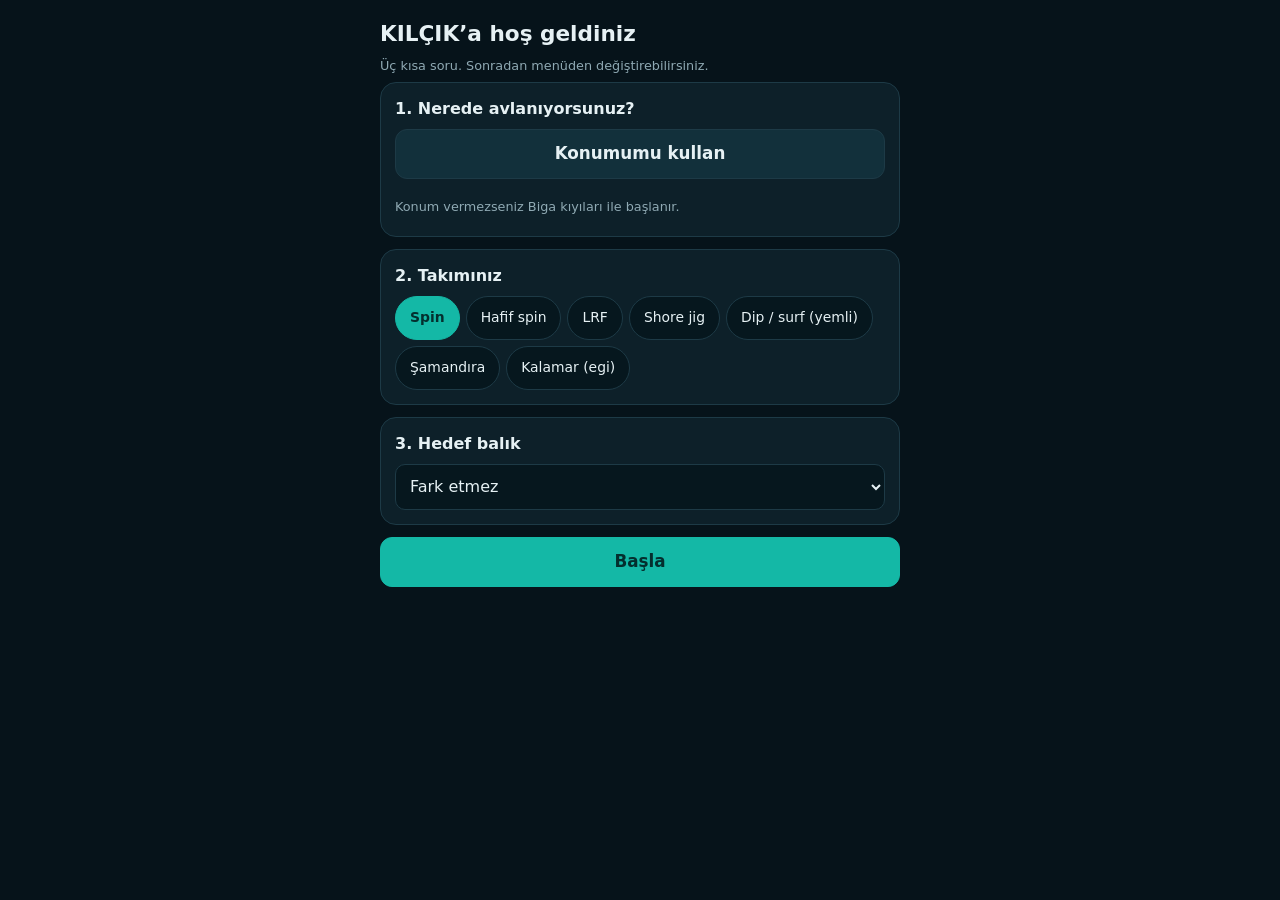
<file: index.html>
<!DOCTYPE html>
<html lang="tr">
<head>
    <meta charset="UTF-8">
    <meta http-equiv="Content-Security-Policy" content="default-src 'self'; script-src 'self'; style-src 'self' 'unsafe-inline'; img-src 'self' data: blob: https:; media-src 'self' blob:; connect-src 'self' data: blob: https://*.open-meteo.com https://api.inaturalist.org https://api.rainviewer.com https://drive.emodnet-geology.eu https://ows.emodnet-bathymetry.eu https://ows.emodnet-seabedhabitats.eu https://generativelanguage.googleapis.com https://maps.mail.ru https://nominatim.openstreetmap.org https://overpass-api.de https://overpass.kumi.systems https://overpass.private.coffee https://kilcik-bildirim.kilcik-araclar.workers.dev; frame-src https://embed.windy.com; worker-src 'self'; manifest-src 'self'; object-src 'none'; base-uri 'self'; form-action 'self'">
    <meta name="referrer" content="strict-origin-when-cross-origin">
    <meta name="viewport" content="width=device-width, initial-scale=1, viewport-fit=cover">
    <meta name="theme-color" content="#06131a">
    <meta name="mobile-web-app-capable" content="yes">
    <meta name="apple-mobile-web-app-title" content="KILÇIK">
    <meta name="apple-mobile-web-app-capable" content="yes">
    <meta name="apple-mobile-web-app-status-bar-style" content="black-translucent">
    <meta name="format-detection" content="telephone=no">
    <title>KILÇIK | Kıyı Avı Planlayıcı</title>
    <link rel="manifest" href="manifest.webmanifest">
    <link rel="icon" href="icons/icon-192.png">
    <link rel="apple-touch-icon" href="icons/apple-touch-icon.png">
    <link rel="stylesheet" href="vendor/leaflet/leaflet.css">
    <link rel="stylesheet" href="app.css">
</head>
<body>
    <header><img src="icons/icon-192.png" alt="" width="32" height="32"><b>KILÇIK</b><span>Kıyı avı planlayıcı</span><button class="btn" data-nav="planlar">Planlar</button><button class="btn" data-nav="takim">Takım</button><button class="btn" data-nav="turler">Türler</button><button class="btn" data-nav="rehber">Rehber</button><button class="btn" data-nav="ayarlar">Ayarlar</button><button class="btn" data-nav="daha">Menü</button><a class="btn" href="kilavuz.html">Kılavuz</a></header>
    <p id="offline" class="banner warn" hidden>İnternet yok. Kayıtlarınız açık; hava verisi güncellenemez.</p>
    <nav aria-label="Bölümler">
        <button data-nav="bugun"><svg viewBox="0 0 24 24" aria-hidden="true"><path d="M12 4V2M12 22v-2M4 12H2M22 12h-2M6 6 4.6 4.6M19.4 19.4 18 18M6 18l-1.4 1.4M19.4 4.6 18 6M12 7a5 5 0 1 0 0 10 5 5 0 0 0 0-10Z"/></svg>Bugün</button>
        <button data-nav="kesif"><svg viewBox="0 0 24 24" aria-hidden="true"><path d="M12 21s-6-5.4-6-11a6 6 0 0 1 12 0c0 5.6-6 11-6 11Zm0-13a2.5 2.5 0 1 0 0 5 2.5 2.5 0 0 0 0-5Z"/></svg>Meralar</button>
        <button data-nav="hava"><svg viewBox="0 0 24 24" aria-hidden="true"><path d="M3 8h11a3 3 0 1 0-3-3M3 12h15a3 3 0 1 1-3 3M3 16h7a2.5 2.5 0 1 1-2.5 2.5"/></svg>Hava</button>
        <button data-nav="plan" class="wide"><svg viewBox="0 0 24 24" aria-hidden="true"><path d="M12 3a9 9 0 1 0 0 18 9 9 0 0 0 0-18Zm3.5 5.5-2 5-5 2 2-5Z"/></svg>Planla</button>
        <button data-nav="harita" class="wide"><svg viewBox="0 0 24 24" aria-hidden="true"><path d="M9 4 3 6v14l6-2 6 2 6-2V4l-6 2Zm0 0v14M15 6v14"/></svg>Harita</button>
        <button data-nav="noktalar" class="wide"><svg viewBox="0 0 24 24" aria-hidden="true"><path d="m12 3 2.7 5.6 6.1.9-4.4 4.3 1 6.1-5.4-2.9-5.4 2.9 1-6.1-4.4-4.3 6.1-.9Z"/></svg>Noktalar</button>
        <button data-nav="gunluk"><svg viewBox="0 0 24 24" aria-hidden="true"><path d="M4 20l1-4L16 5l3 3L8 19Zm10-13 3 3M4 22h16"/></svg>Günlük</button>
        <button data-nav="daha" class="phone wide"><svg viewBox="0 0 24 24" aria-hidden="true"><path d="M4 7h16M4 12h16M4 17h16"/></svg>Daha</button>
    </nav>
    <main>
        <div id="bar"><button id="back" type="button" class="btn" hidden>← Geri</button><button id="menu" type="button" class="btn" data-nav="daha" hidden>☰ Menü</button></div>
        <div class="view" id="view-hava" hidden></div>
        <div class="view" id="view-kesif" hidden></div>
        <div class="view" id="view-bugun"></div>
        <div class="view" id="view-plan" hidden></div>
        <div class="view" id="view-harita" hidden></div>
        <div class="view" id="view-noktalar" hidden></div>
        <div class="view" id="view-planlar" hidden></div>
        <div class="view" id="view-takim" hidden></div>
        <div class="view" id="view-gunluk" hidden></div>
        <div class="view" id="view-turler" hidden></div>
        <div class="view" id="view-rehber" hidden></div>
        <div class="view" id="view-ayarlar" hidden></div>
        <div class="view" id="view-daha" hidden></div>
        <div class="view" id="view-arsiv" hidden></div>
    </main>
    <div id="toasts" role="status"></div>
    <script src="vendor/leaflet/leaflet.js"></script>
    <script src="vendor/chart.umd.min.js"></script>
    <script src="vendor/suncalc.js"></script>
    <script type="module" src="js/main.js"></script>
</body>
</html>
</file>
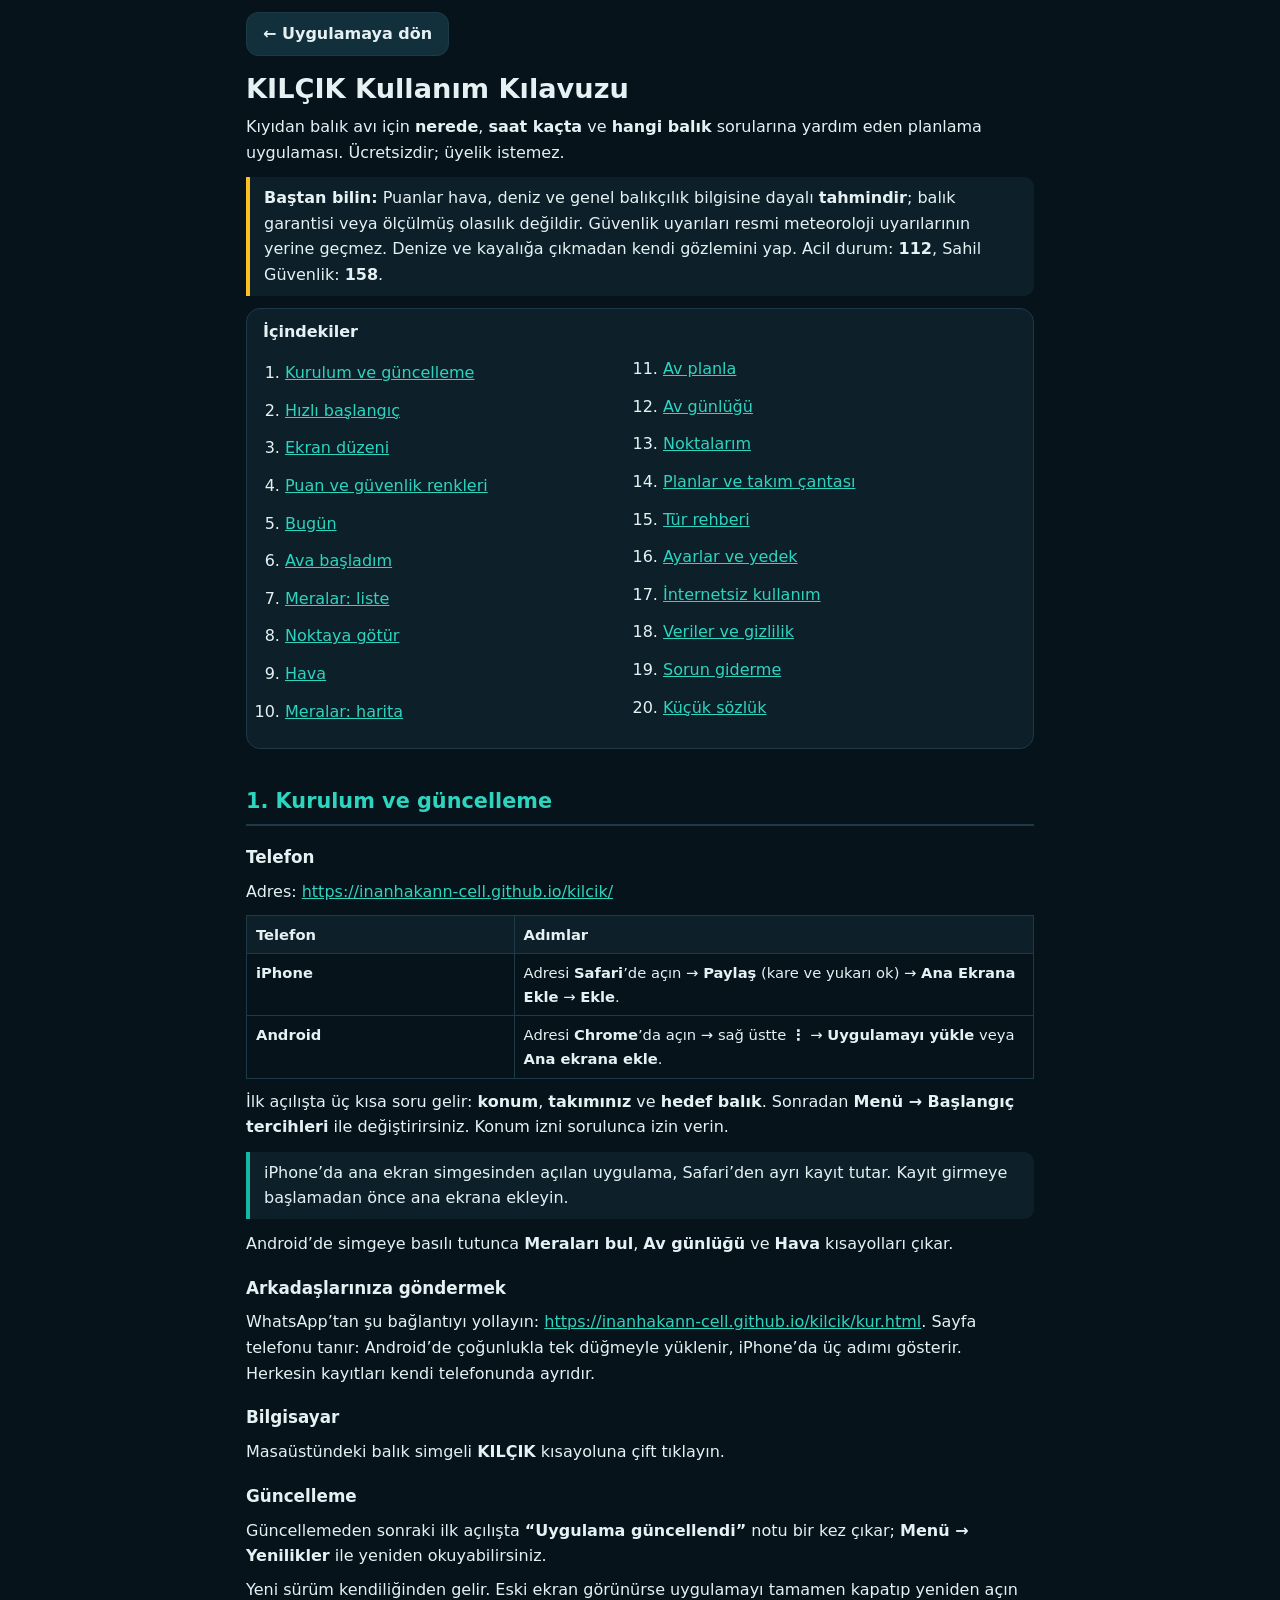
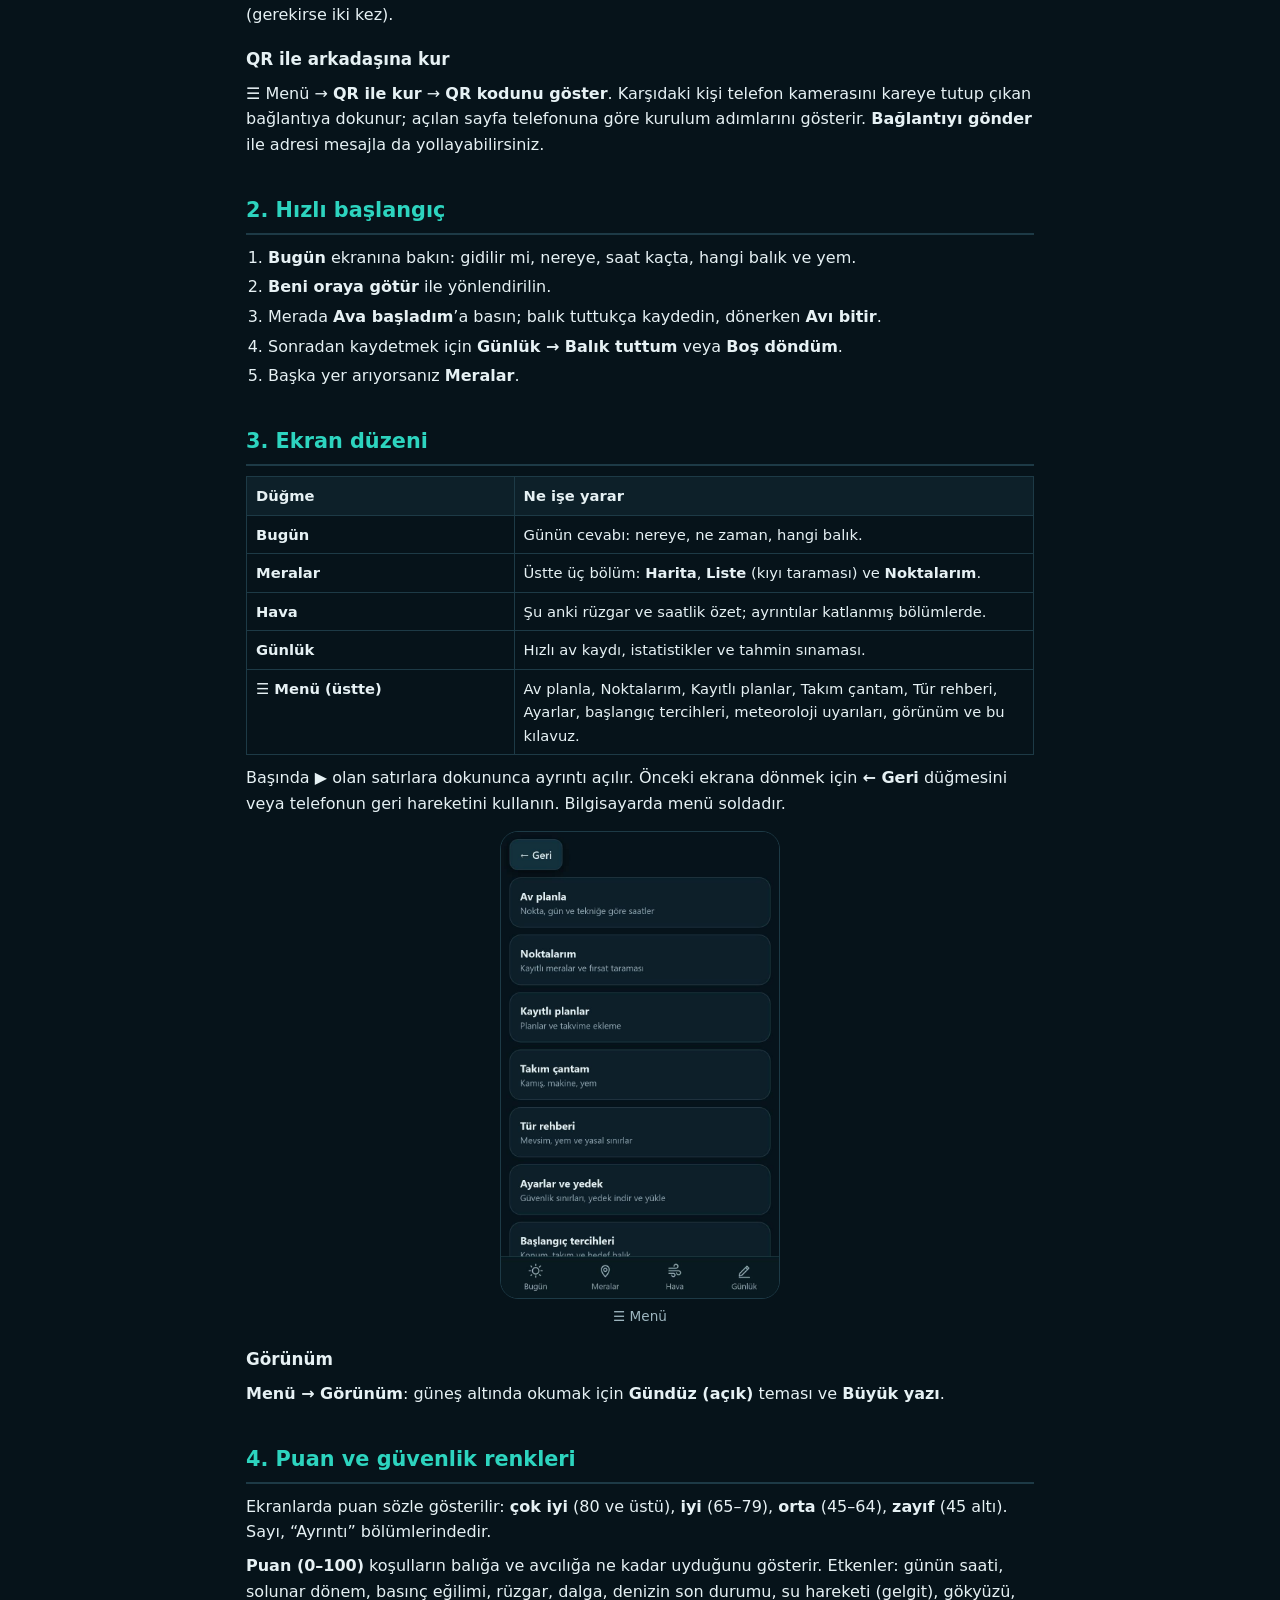
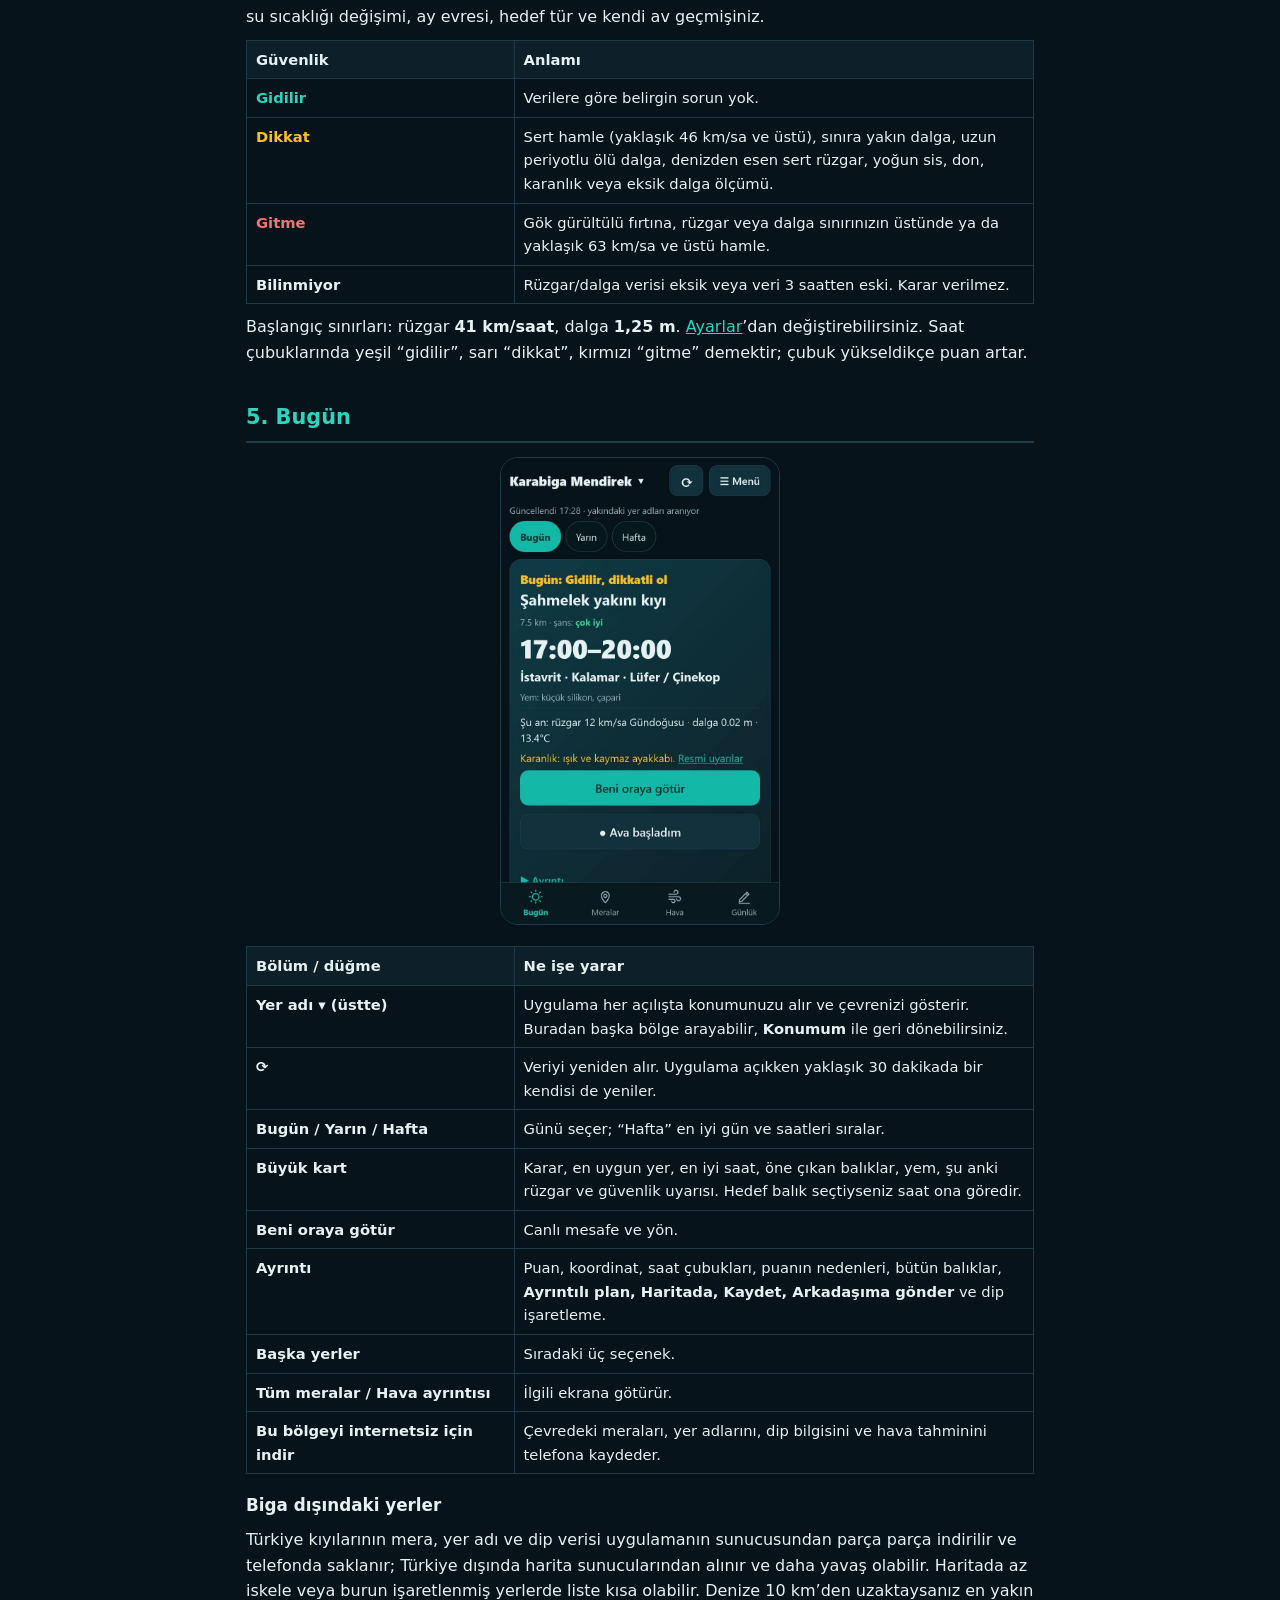
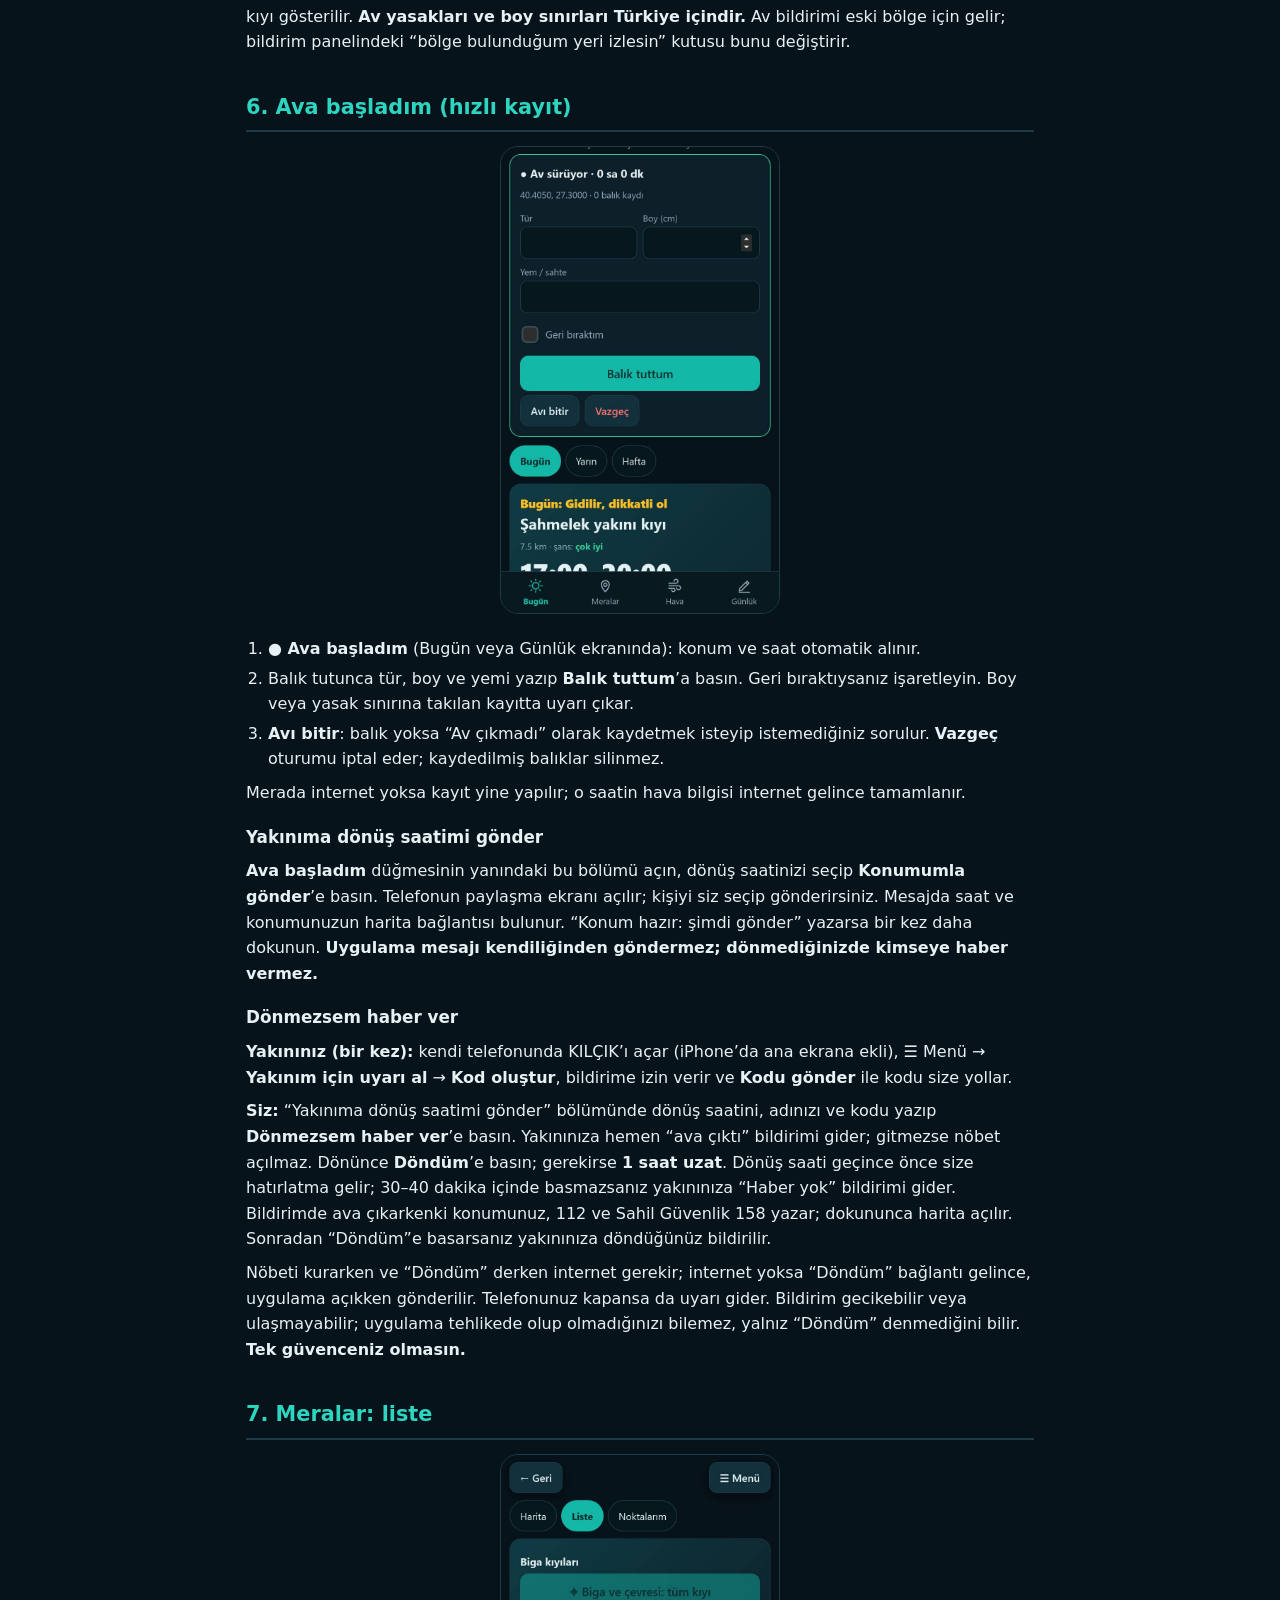
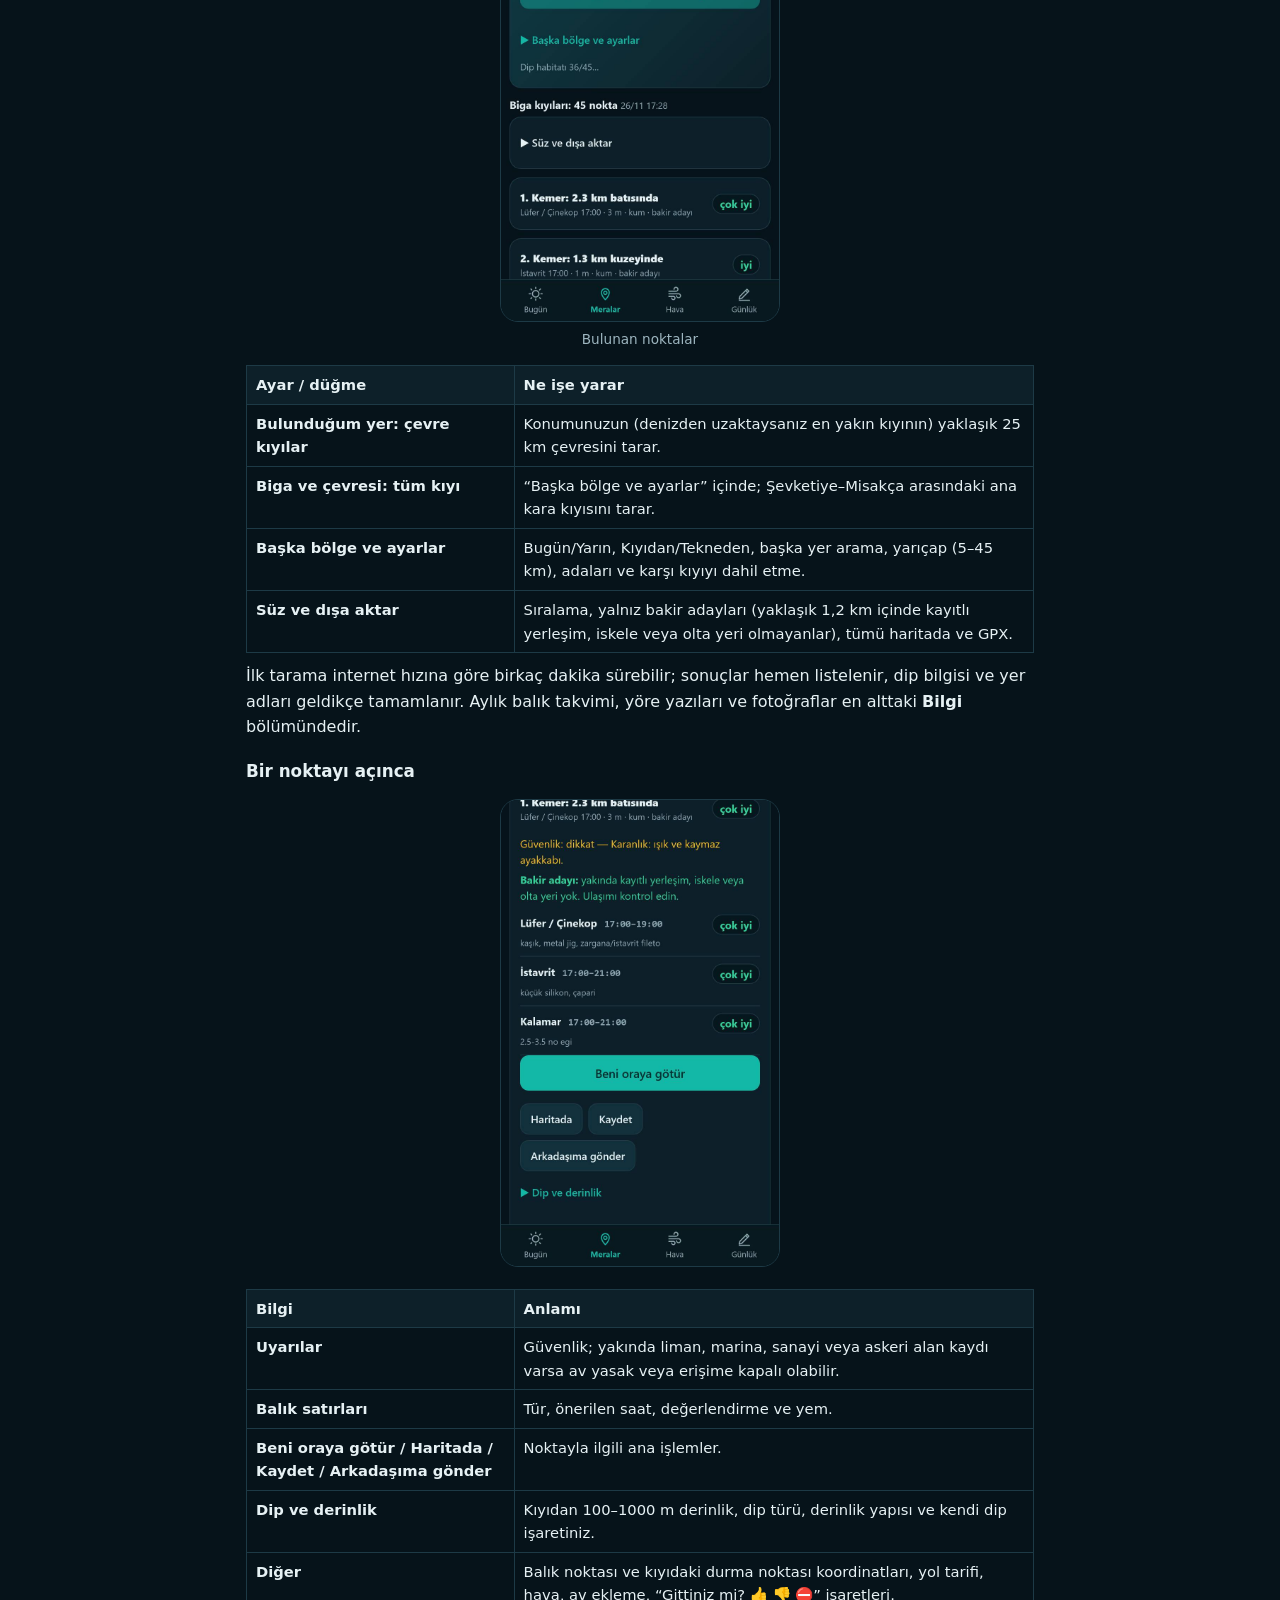
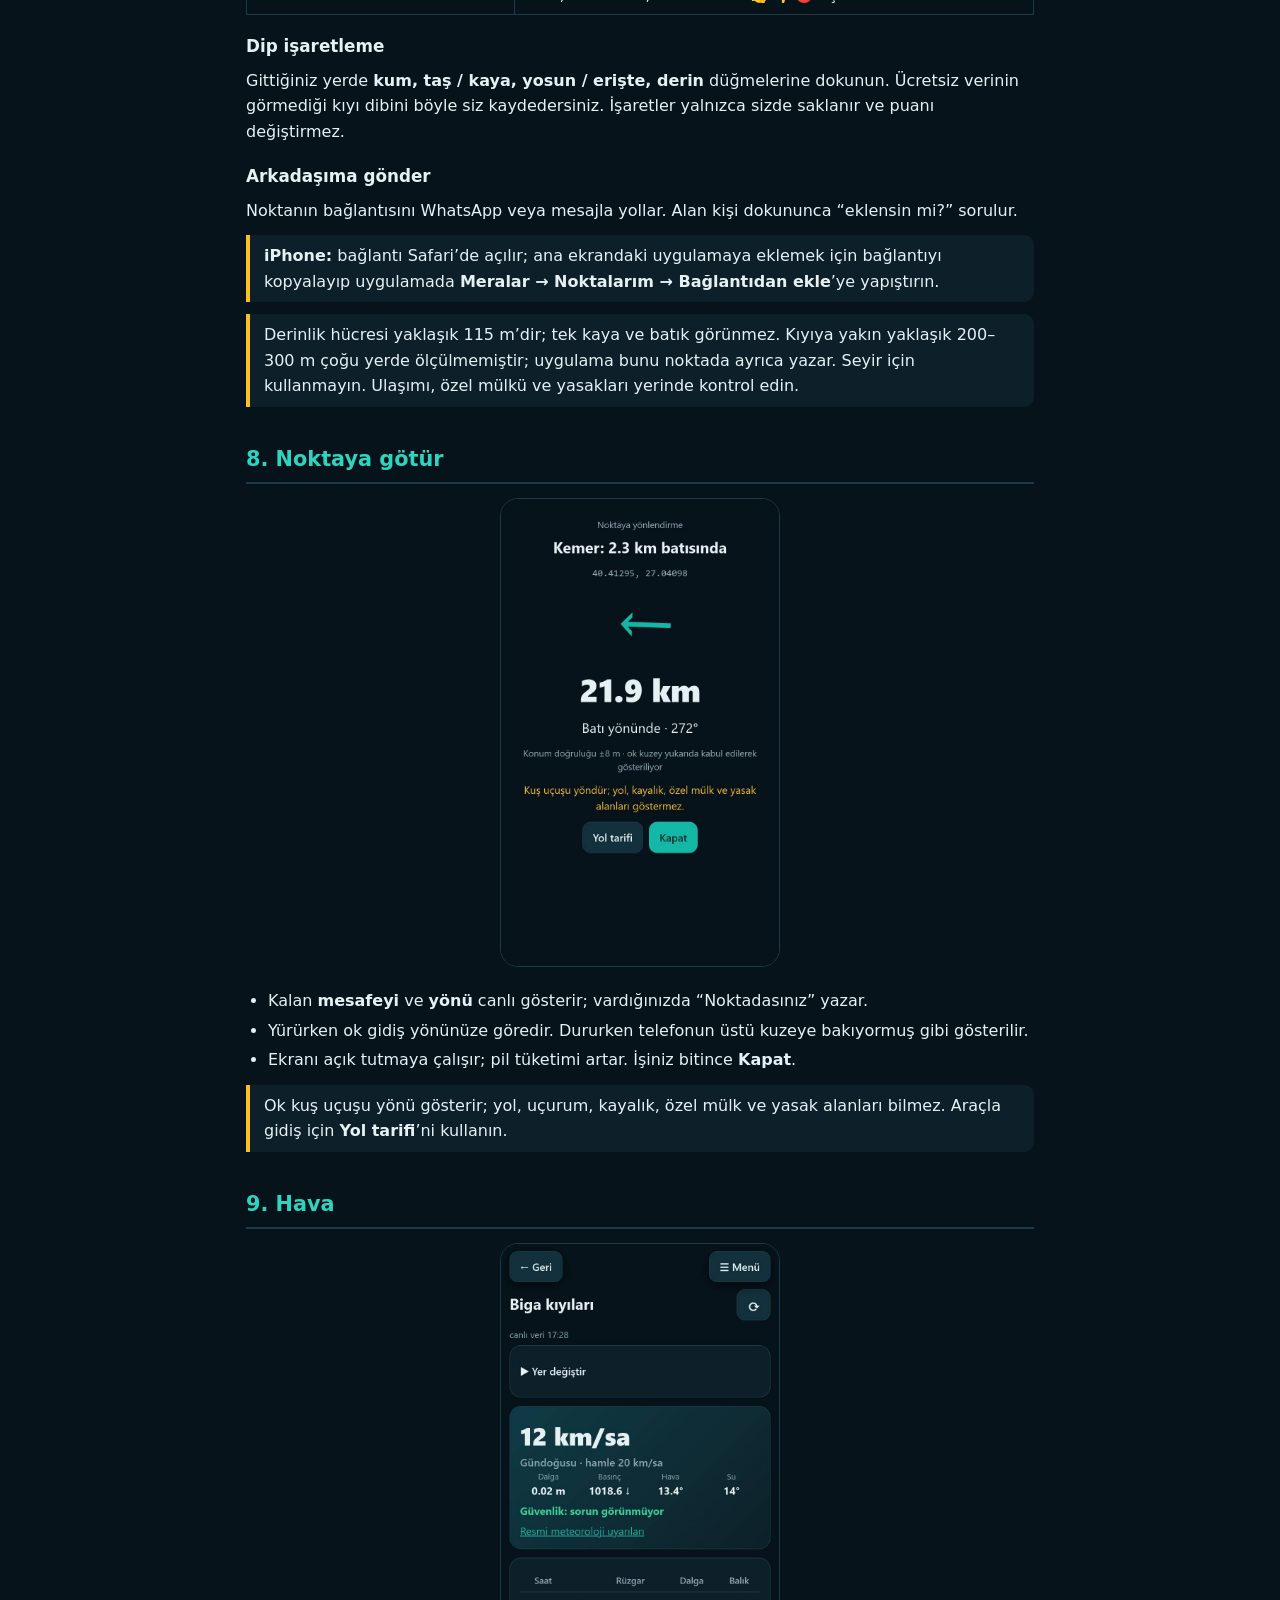
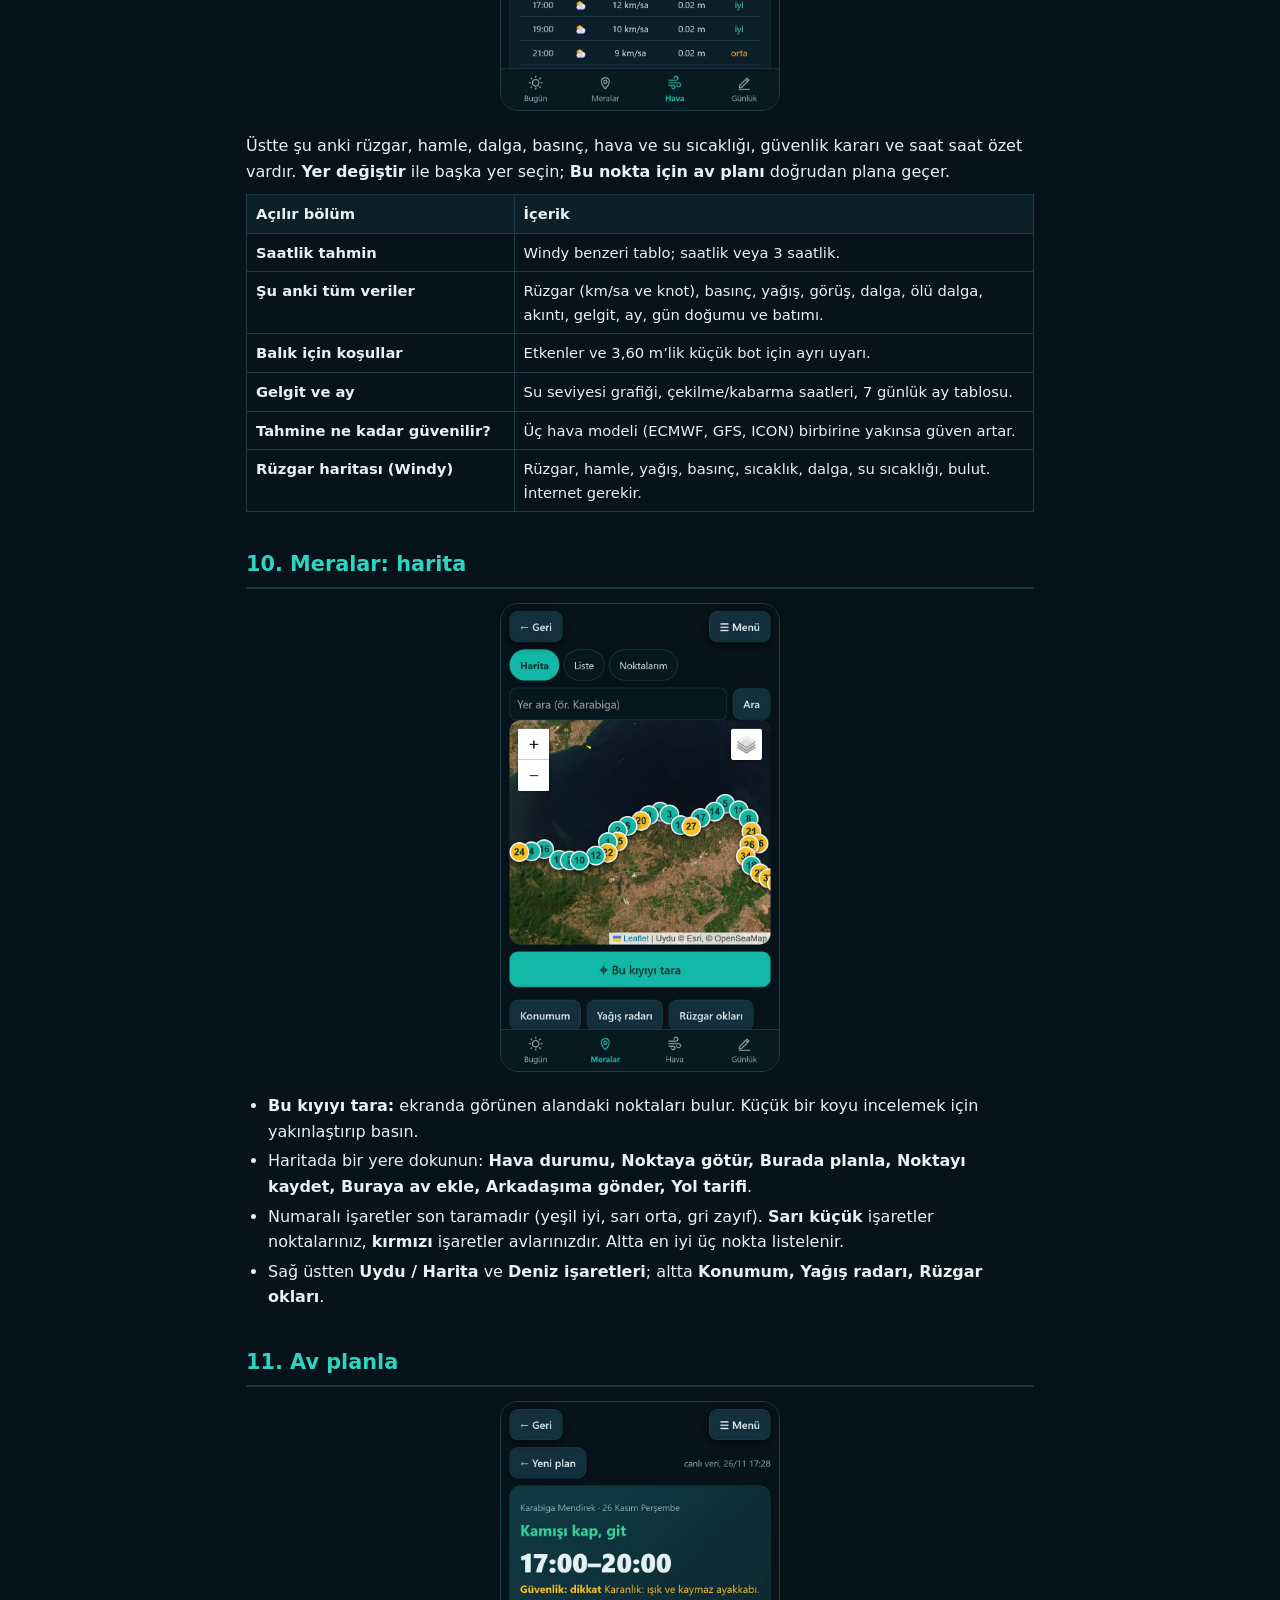
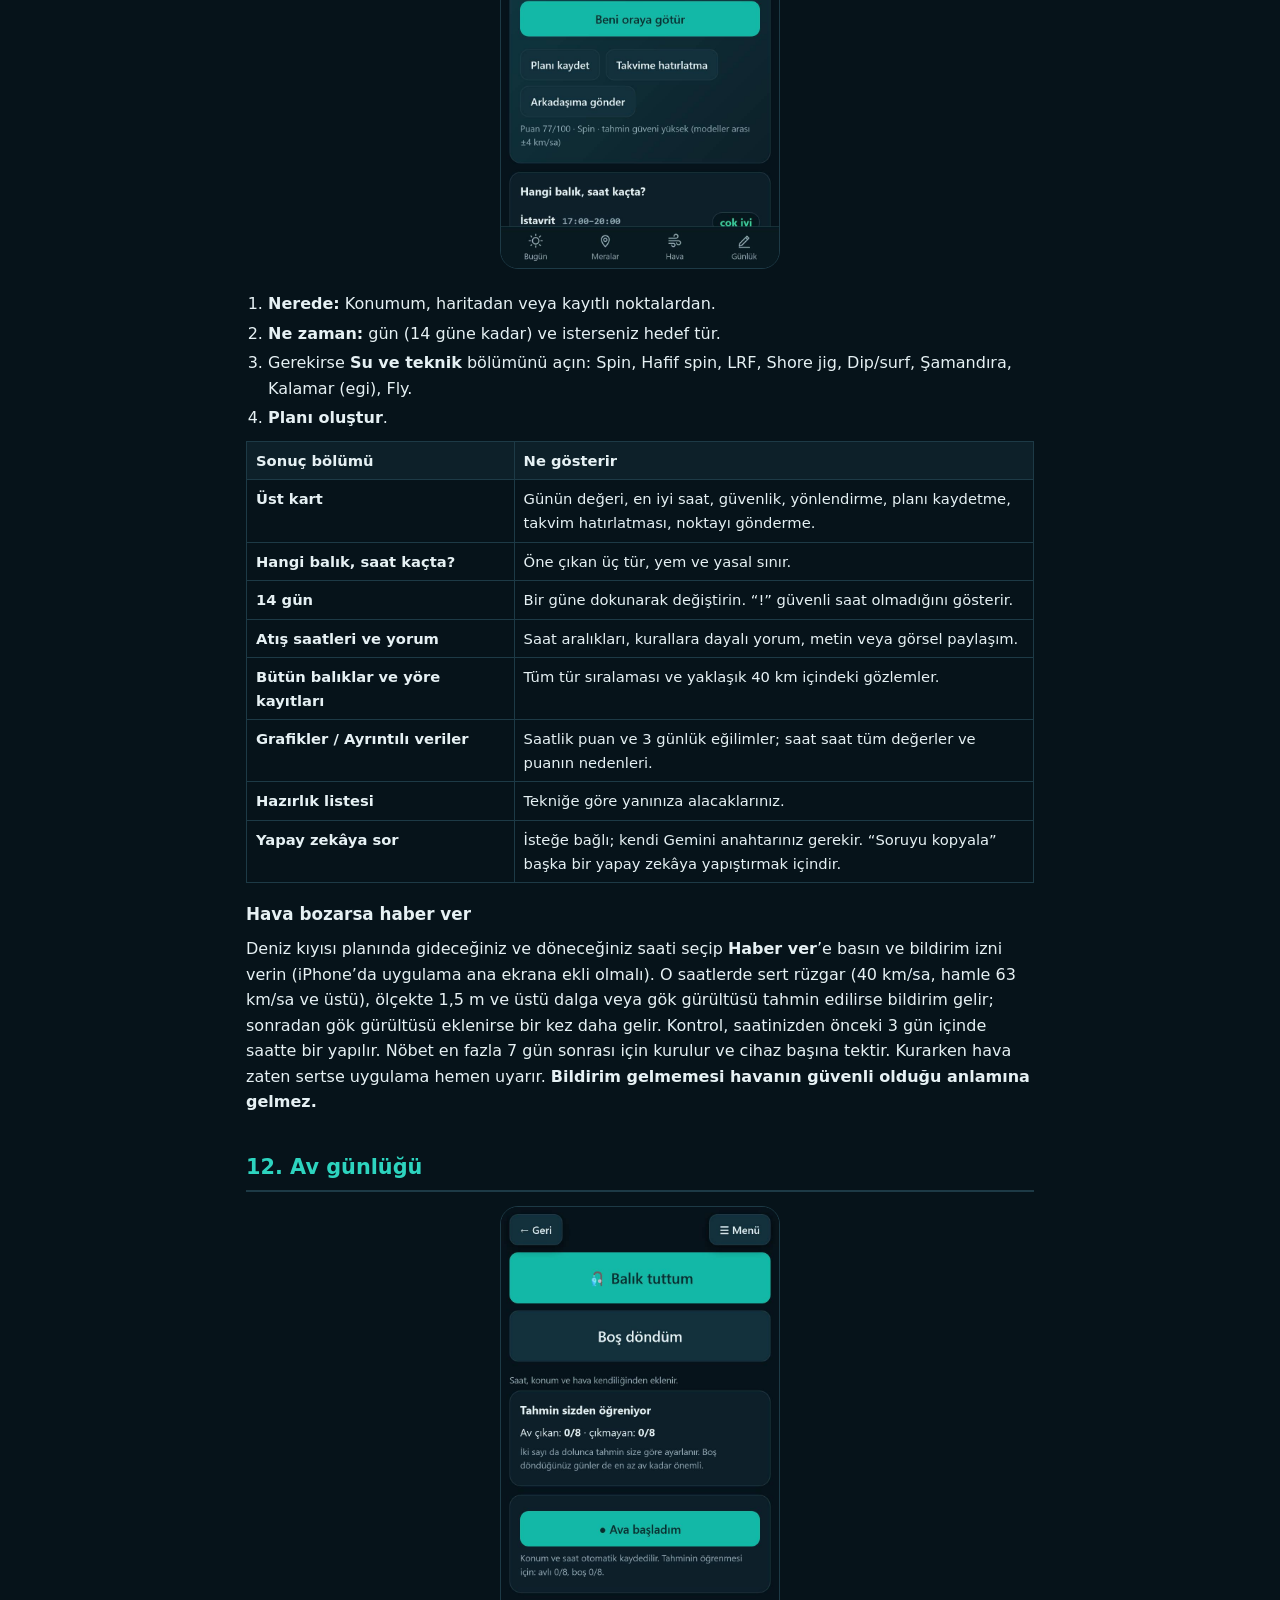
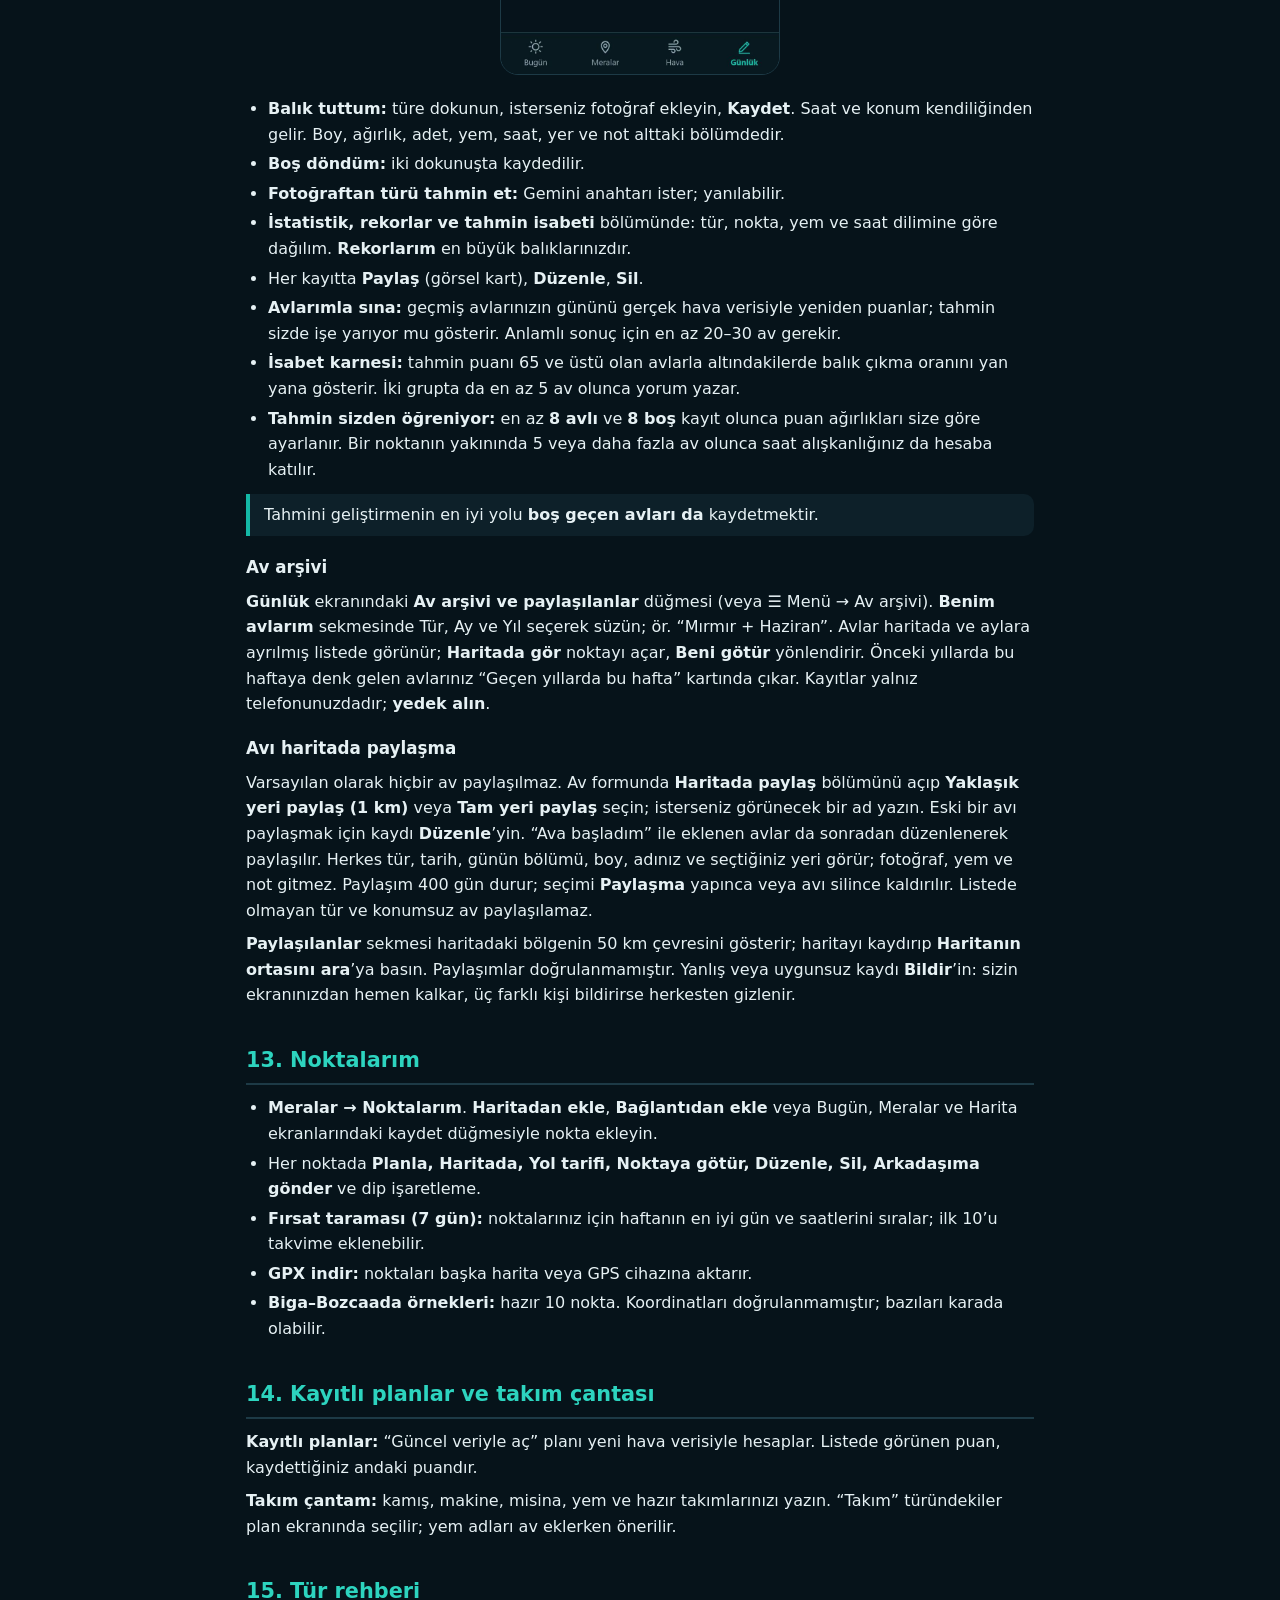
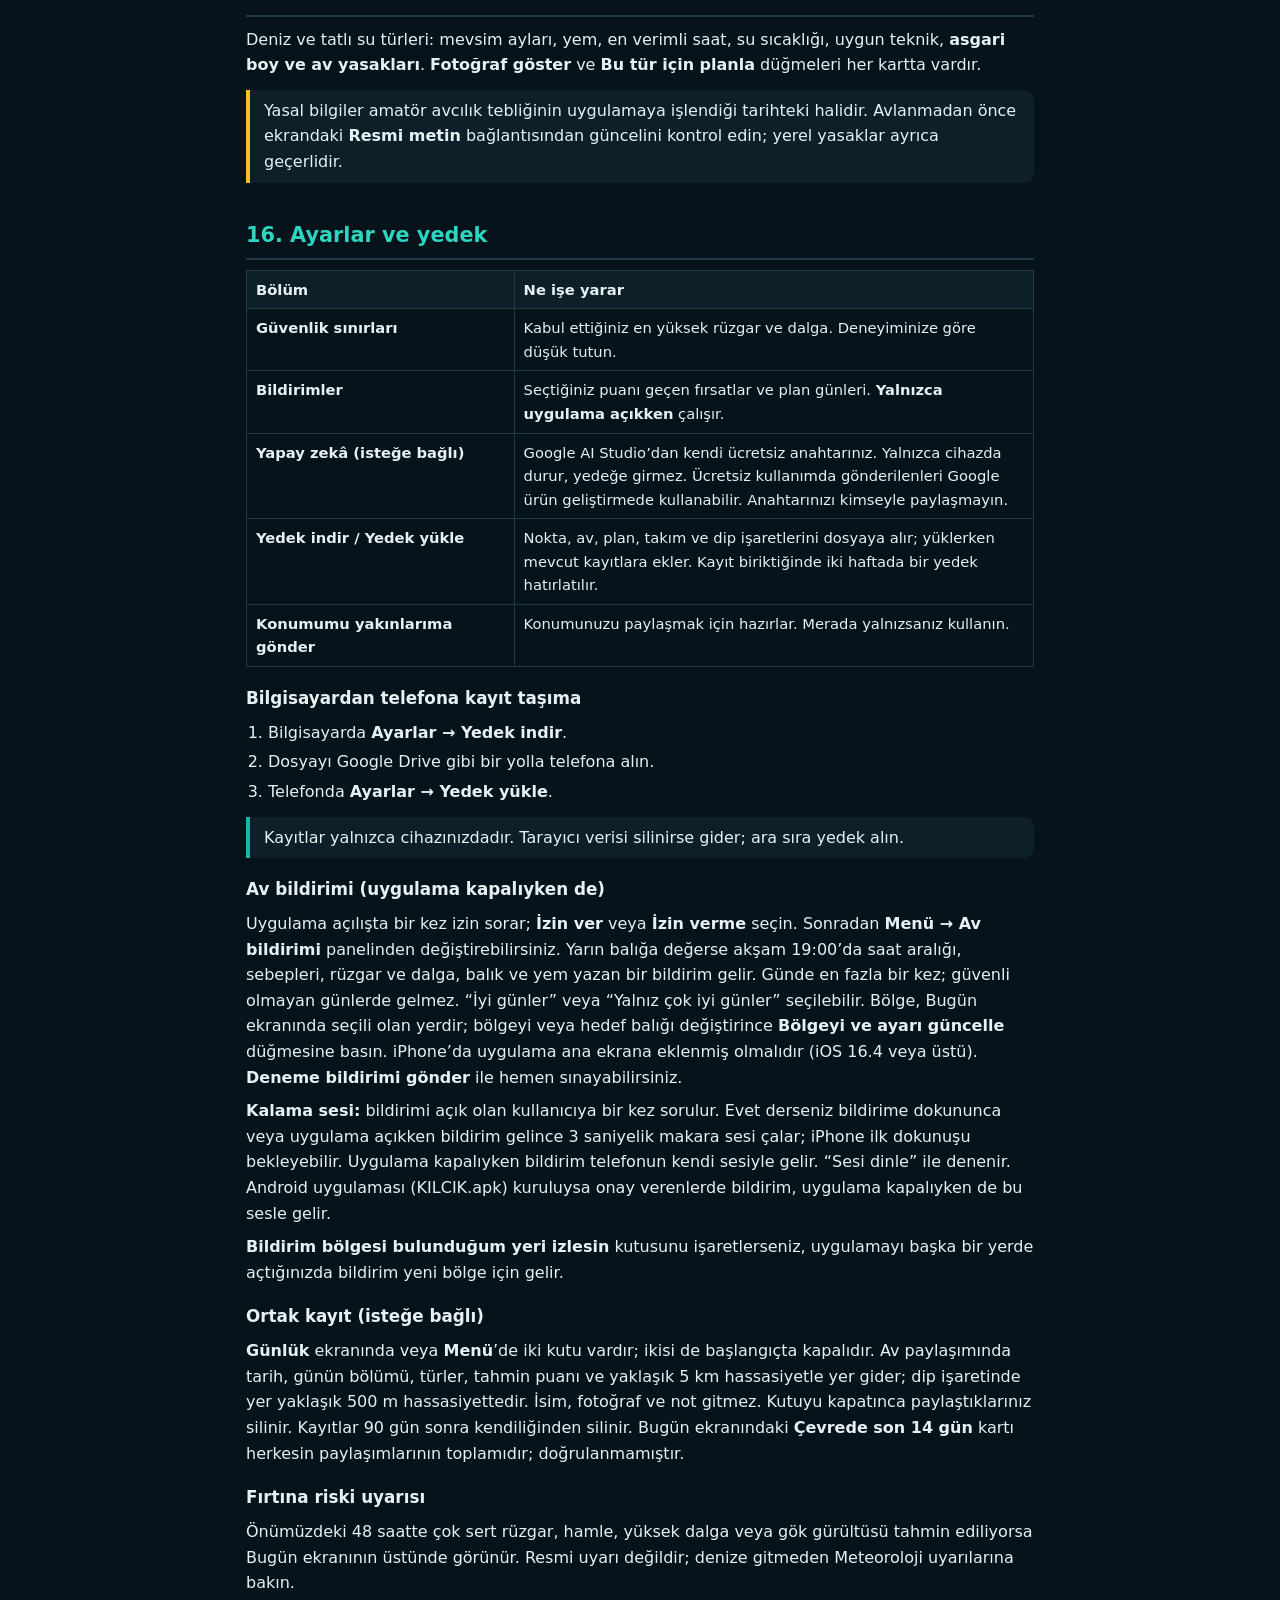
<file: kilavuz.html>
<!DOCTYPE html>
<html lang="tr">
<head>
<meta charset="UTF-8">
<meta http-equiv="Content-Security-Policy" content="default-src 'self'; script-src 'none'; style-src 'self' 'unsafe-inline'; img-src 'self' data:; object-src 'none'; base-uri 'self'; form-action 'self'">
    <meta name="referrer" content="strict-origin-when-cross-origin">
<meta name="viewport" content="width=device-width, initial-scale=1, viewport-fit=cover">
<meta name="theme-color" content="#06131a">
<meta name="format-detection" content="telephone=no">
<title>KILÇIK Kullanım Kılavuzu</title>
<style>
:root{--bg:#06131a;--card:#0d2029;--line:#1d3a46;--text:#e6f1f4;--mute:#9db5bf;--accent:#14b8a6;--head:#2dd4bf}
*{box-sizing:border-box}
body{margin:0;background:var(--bg);color:var(--text);font:16px/1.6 system-ui,-apple-system,"Segoe UI",Roboto,sans-serif;overflow-wrap:break-word}
main{max-width:820px;margin:0 auto;padding:calc(12px + env(safe-area-inset-top)) 16px calc(40px + env(safe-area-inset-bottom))}
a{color:var(--head)}
h1{font-size:1.7rem;line-height:1.25;margin:16px 0 4px}h2{font-size:1.3rem;color:var(--head);border-bottom:2px solid var(--line);padding-bottom:6px;margin:36px 0 10px}h3{font-size:1.05rem;margin:18px 0 4px}
p{margin:8px 0}ul,ol{padding-left:22px;margin:8px 0}li{margin:4px 0}
.back{display:inline-flex;align-items:center;min-height:44px;padding:6px 16px;border-radius:12px;background:#12303b;border:1px solid var(--line);color:var(--text);text-decoration:none;font-weight:600}
nav.toc{background:var(--card);border:1px solid var(--line);border-radius:14px;padding:10px 16px}nav.toc ol{columns:2 220px;column-gap:24px}nav.toc a{display:inline-block;padding:4px 0}
table{width:100%;border-collapse:collapse;margin:10px 0;font-size:.92rem}th,td{border:1px solid var(--line);padding:7px 9px;text-align:left;vertical-align:top}th{background:var(--card)}
td:first-child{font-weight:600;width:34%}
.note{border-left:4px solid #fbbf24;background:var(--card);border-radius:0 10px 10px 0;padding:8px 14px;margin:12px 0}
.tip{border-left:4px solid var(--accent);background:var(--card);border-radius:0 10px 10px 0;padding:8px 14px;margin:12px 0}
figure{margin:14px auto;text-align:center}figure img{width:100%;max-width:280px;height:auto;border:1px solid var(--line);border-radius:18px}figcaption{color:var(--mute);font-size:.85rem}
.pair{display:flex;gap:14px;flex-wrap:wrap;justify-content:center}.pair figure{flex:0 1 280px;margin:8px 0}
.go{color:#2dd4bf;font-weight:700}.care{color:#fbbf24;font-weight:700}.stop{color:#f87171;font-weight:700}
@page{size:A4;margin:14mm 14mm 16mm}
@media print{
:root{--bg:#fff;--card:#f1f6f8;--line:#c9d8de;--text:#12252d;--mute:#4b636d;--head:#0f766e}
body{font-size:10.5pt;line-height:1.5;-webkit-print-color-adjust:exact;print-color-adjust:exact}
main{max-width:none;padding:0}.back{display:none}
h2{margin-top:20px}h2,h3{break-after:avoid}table tr,figure,.note,.tip,li{break-inside:avoid}
figure img{max-width:56mm}.pair figure{flex:0 1 56mm}
.go{color:#0f766e}.care{color:#b45309}.stop{color:#b91c1c}
}
</style>
</head>
<body>
<main>
<a class="back" href="./">← Uygulamaya dön</a>
<h1>KILÇIK Kullanım Kılavuzu</h1>
<p>Kıyıdan balık avı için <b>nerede</b>, <b>saat kaçta</b> ve <b>hangi balık</b> sorularına yardım eden planlama uygulaması. Ücretsizdir; üyelik istemez.</p>
<div class="note"><b>Baştan bilin:</b> Puanlar hava, deniz ve genel balıkçılık bilgisine dayalı <b>tahmindir</b>; balık garantisi veya ölçülmüş olasılık değildir. Güvenlik uyarıları resmi meteoroloji uyarılarının yerine geçmez. Denize ve kayalığa çıkmadan kendi gözlemini yap. Acil durum: <b>112</b>, Sahil Güvenlik: <b>158</b>.</div>

<nav class="toc" aria-label="İçindekiler"><b>İçindekiler</b><ol>
<li><a href="#kurulum">Kurulum ve güncelleme</a></li>
<li><a href="#hizli">Hızlı başlangıç</a></li>
<li><a href="#duzen">Ekran düzeni</a></li>
<li><a href="#puan">Puan ve güvenlik renkleri</a></li>
<li><a href="#bugun">Bugün</a></li>
<li><a href="#seans">Ava başladım</a></li>
<li><a href="#meralar">Meralar: liste</a></li>
<li><a href="#gotur">Noktaya götür</a></li>
<li><a href="#hava">Hava</a></li>
<li><a href="#harita">Meralar: harita</a></li>
<li><a href="#plan">Av planla</a></li>
<li><a href="#gunluk">Av günlüğü</a></li>
<li><a href="#noktalar">Noktalarım</a></li>
<li><a href="#planlar">Planlar ve takım çantası</a></li>
<li><a href="#turler">Tür rehberi</a></li>
<li><a href="#ayarlar">Ayarlar ve yedek</a></li>
<li><a href="#internetsiz">İnternetsiz kullanım</a></li>
<li><a href="#gizlilik">Veriler ve gizlilik</a></li>
<li><a href="#sorun">Sorun giderme</a></li>
<li><a href="#sozluk">Küçük sözlük</a></li>
</ol></nav>

<h2 id="kurulum">1. Kurulum ve güncelleme</h2>
<h3>Telefon</h3>
<p>Adres: <a href="https://inanhakann-cell.github.io/kilcik/">https://inanhakann-cell.github.io/kilcik/</a></p>
<table><tr><th>Telefon</th><th>Adımlar</th></tr>
<tr><td>iPhone</td><td>Adresi <b>Safari</b>’de açın → <b>Paylaş</b> (kare ve yukarı ok) → <b>Ana Ekrana Ekle</b> → <b>Ekle</b>.</td></tr>
<tr><td>Android</td><td>Adresi <b>Chrome</b>’da açın → sağ üstte <b>⋮</b> → <b>Uygulamayı yükle</b> veya <b>Ana ekrana ekle</b>.</td></tr></table>
<p>İlk açılışta üç kısa soru gelir: <b>konum</b>, <b>takımınız</b> ve <b>hedef balık</b>. Sonradan <b>Menü → Başlangıç tercihleri</b> ile değiştirirsiniz. Konum izni sorulunca izin verin.</p>
<div class="tip">iPhone’da ana ekran simgesinden açılan uygulama, Safari’den ayrı kayıt tutar. Kayıt girmeye başlamadan önce ana ekrana ekleyin.</div>
<p>Android’de simgeye basılı tutunca <b>Meraları bul</b>, <b>Av günlüğü</b> ve <b>Hava</b> kısayolları çıkar.</p>
<h3>Arkadaşlarınıza göndermek</h3>
<p>WhatsApp’tan şu bağlantıyı yollayın: <a href="https://inanhakann-cell.github.io/kilcik/kur.html">https://inanhakann-cell.github.io/kilcik/kur.html</a>. Sayfa telefonu tanır: Android’de çoğunlukla tek düğmeyle yüklenir, iPhone’da üç adımı gösterir. Herkesin kayıtları kendi telefonunda ayrıdır.</p>
<h3>Bilgisayar</h3>
<p>Masaüstündeki balık simgeli <b>KILÇIK</b> kısayoluna çift tıklayın.</p>
<h3>Güncelleme</h3>
<p>Güncellemeden sonraki ilk açılışta <b>“Uygulama güncellendi”</b> notu bir kez çıkar; <b>Menü → Yenilikler</b> ile yeniden okuyabilirsiniz.</p>
<p>Yeni sürüm kendiliğinden gelir. Eski ekran görünürse uygulamayı tamamen kapatıp yeniden açın (gerekirse iki kez).</p>

<h3>QR ile arkadaşına kur</h3>
<p>☰ Menü → <b>QR ile kur</b> → <b>QR kodunu göster</b>. Karşıdaki kişi telefon kamerasını kareye tutup çıkan bağlantıya dokunur; açılan sayfa telefonuna göre kurulum adımlarını gösterir. <b>Bağlantıyı gönder</b> ile adresi mesajla da yollayabilirsiniz.</p>

<h2 id="hizli">2. Hızlı başlangıç</h2>
<ol>
<li><b>Bugün</b> ekranına bakın: gidilir mi, nereye, saat kaçta, hangi balık ve yem.</li>
<li><b>Beni oraya götür</b> ile yönlendirilin.</li>
<li>Merada <b>Ava başladım</b>’a basın; balık tuttukça kaydedin, dönerken <b>Avı bitir</b>.</li>
<li>Sonradan kaydetmek için <b>Günlük → Balık tuttum</b> veya <b>Boş döndüm</b>.</li>
<li>Başka yer arıyorsanız <b>Meralar</b>.</li>
</ol>

<h2 id="duzen">3. Ekran düzeni</h2>
<table><tr><th>Düğme</th><th>Ne işe yarar</th></tr>
<tr><td>Bugün</td><td>Günün cevabı: nereye, ne zaman, hangi balık.</td></tr>
<tr><td>Meralar</td><td>Üstte üç bölüm: <b>Harita</b>, <b>Liste</b> (kıyı taraması) ve <b>Noktalarım</b>.</td></tr>
<tr><td>Hava</td><td>Şu anki rüzgar ve saatlik özet; ayrıntılar katlanmış bölümlerde.</td></tr>
<tr><td>Günlük</td><td>Hızlı av kaydı, istatistikler ve tahmin sınaması.</td></tr>
<tr><td>☰ Menü (üstte)</td><td>Av planla, Noktalarım, Kayıtlı planlar, Takım çantam, Tür rehberi, Ayarlar, başlangıç tercihleri, meteoroloji uyarıları, görünüm ve bu kılavuz.</td></tr></table>
<p>Başında ▶ olan satırlara dokununca ayrıntı açılır. Önceki ekrana dönmek için <b>← Geri</b> düğmesini veya telefonun geri hareketini kullanın. Bilgisayarda menü soldadır.</p>
<figure><img src="kilavuz/daha.jpg" alt="Menü"><figcaption>☰ Menü</figcaption></figure>
<h3>Görünüm</h3>
<p><b>Menü → Görünüm</b>: güneş altında okumak için <b>Gündüz (açık)</b> teması ve <b>Büyük yazı</b>.</p>

<h2 id="puan">4. Puan ve güvenlik renkleri</h2>
<p>Ekranlarda puan sözle gösterilir: <b>çok iyi</b> (80 ve üstü), <b>iyi</b> (65–79), <b>orta</b> (45–64), <b>zayıf</b> (45 altı). Sayı, “Ayrıntı” bölümlerindedir.</p>
<p><b>Puan (0–100)</b> koşulların balığa ve avcılığa ne kadar uyduğunu gösterir. Etkenler: günün saati, solunar dönem, basınç eğilimi, rüzgar, dalga, denizin son durumu, su hareketi (gelgit), gökyüzü, su sıcaklığı değişimi, ay evresi, hedef tür ve kendi av geçmişiniz.</p>
<table><tr><th>Güvenlik</th><th>Anlamı</th></tr>
<tr><td><span class="go">Gidilir</span></td><td>Verilere göre belirgin sorun yok.</td></tr>
<tr><td><span class="care">Dikkat</span></td><td>Sert hamle (yaklaşık 46 km/sa ve üstü), sınıra yakın dalga, uzun periyotlu ölü dalga, denizden esen sert rüzgar, yoğun sis, don, karanlık veya eksik dalga ölçümü.</td></tr>
<tr><td><span class="stop">Gitme</span></td><td>Gök gürültülü fırtına, rüzgar veya dalga sınırınızın üstünde ya da yaklaşık 63 km/sa ve üstü hamle.</td></tr>
<tr><td>Bilinmiyor</td><td>Rüzgar/dalga verisi eksik veya veri 3 saatten eski. Karar verilmez.</td></tr></table>
<p>Başlangıç sınırları: rüzgar <b>41 km/saat</b>, dalga <b>1,25 m</b>. <a href="#ayarlar">Ayarlar</a>’dan değiştirebilirsiniz. Saat çubuklarında yeşil “gidilir”, sarı “dikkat”, kırmızı “gitme” demektir; çubuk yükseldikçe puan artar.</p>

<h2 id="bugun">5. Bugün</h2>
<figure><img src="kilavuz/bugun.jpg" alt="Bugün ekranı"></figure>
<table><tr><th>Bölüm / düğme</th><th>Ne işe yarar</th></tr>
<tr><td>Yer adı ▾ (üstte)</td><td>Uygulama her açılışta konumunuzu alır ve çevrenizi gösterir. Buradan başka bölge arayabilir, <b>Konumum</b> ile geri dönebilirsiniz.</td></tr>
<tr><td>⟳</td><td>Veriyi yeniden alır. Uygulama açıkken yaklaşık 30 dakikada bir kendisi de yeniler.</td></tr>
<tr><td>Bugün / Yarın / Hafta</td><td>Günü seçer; “Hafta” en iyi gün ve saatleri sıralar.</td></tr>
<tr><td>Büyük kart</td><td>Karar, en uygun yer, en iyi saat, öne çıkan balıklar, yem, şu anki rüzgar ve güvenlik uyarısı. Hedef balık seçtiyseniz saat ona göredir.</td></tr>
<tr><td>Beni oraya götür</td><td>Canlı mesafe ve yön.</td></tr>
<tr><td>Ayrıntı</td><td>Puan, koordinat, saat çubukları, puanın nedenleri, bütün balıklar, <b>Ayrıntılı plan, Haritada, Kaydet, Arkadaşıma gönder</b> ve dip işaretleme.</td></tr>
<tr><td>Başka yerler</td><td>Sıradaki üç seçenek.</td></tr>
<tr><td>Tüm meralar / Hava ayrıntısı</td><td>İlgili ekrana götürür.</td></tr>
<tr><td>Bu bölgeyi internetsiz için indir</td><td>Çevredeki meraları, yer adlarını, dip bilgisini ve hava tahminini telefona kaydeder.</td></tr></table>

<h3>Biga dışındaki yerler</h3>
<p>Türkiye kıyılarının mera, yer adı ve dip verisi uygulamanın sunucusundan parça parça indirilir ve telefonda saklanır; Türkiye dışında harita sunucularından alınır ve daha yavaş olabilir. Haritada az iskele veya burun işaretlenmiş yerlerde liste kısa olabilir. Denize 10 km’den uzaktaysanız en yakın kıyı gösterilir. <b>Av yasakları ve boy sınırları Türkiye içindir.</b> Av bildirimi eski bölge için gelir; bildirim panelindeki “bölge bulunduğum yeri izlesin” kutusu bunu değiştirir.</p>

<h2 id="seans">6. Ava başladım (hızlı kayıt)</h2>
<figure><img src="kilavuz/seans.jpg" alt="Av sürerken balık kayıt formu"></figure>
<ol>
<li><b>● Ava başladım</b> (Bugün veya Günlük ekranında): konum ve saat otomatik alınır.</li>
<li>Balık tutunca tür, boy ve yemi yazıp <b>Balık tuttum</b>’a basın. Geri bıraktıysanız işaretleyin. Boy veya yasak sınırına takılan kayıtta uyarı çıkar.</li>
<li><b>Avı bitir</b>: balık yoksa “Av çıkmadı” olarak kaydetmek isteyip istemediğiniz sorulur. <b>Vazgeç</b> oturumu iptal eder; kaydedilmiş balıklar silinmez.</li>
</ol>
<p>Merada internet yoksa kayıt yine yapılır; o saatin hava bilgisi internet gelince tamamlanır.</p>

<h3>Yakınıma dönüş saatimi gönder</h3>
<p><b>Ava başladım</b> düğmesinin yanındaki bu bölümü açın, dönüş saatinizi seçip <b>Konumumla gönder</b>’e basın. Telefonun paylaşma ekranı açılır; kişiyi siz seçip gönderirsiniz. Mesajda saat ve konumunuzun harita bağlantısı bulunur. “Konum hazır: şimdi gönder” yazarsa bir kez daha dokunun. <b>Uygulama mesajı kendiliğinden göndermez; dönmediğinizde kimseye haber vermez.</b></p>

<h3>Dönmezsem haber ver</h3>
<p><b>Yakınınız (bir kez):</b> kendi telefonunda KILÇIK’ı açar (iPhone’da ana ekrana ekli), ☰ Menü → <b>Yakınım için uyarı al</b> → <b>Kod oluştur</b>, bildirime izin verir ve <b>Kodu gönder</b> ile kodu size yollar.</p>
<p><b>Siz:</b> “Yakınıma dönüş saatimi gönder” bölümünde dönüş saatini, adınızı ve kodu yazıp <b>Dönmezsem haber ver</b>’e basın. Yakınınıza hemen “ava çıktı” bildirimi gider; gitmezse nöbet açılmaz. Dönünce <b>Döndüm</b>’e basın; gerekirse <b>1 saat uzat</b>. Dönüş saati geçince önce size hatırlatma gelir; 30–40 dakika içinde basmazsanız yakınınıza “Haber yok” bildirimi gider. Bildirimde ava çıkarkenki konumunuz, 112 ve Sahil Güvenlik 158 yazar; dokununca harita açılır. Sonradan “Döndüm”e basarsanız yakınınıza döndüğünüz bildirilir.</p>
<p>Nöbeti kurarken ve “Döndüm” derken internet gerekir; internet yoksa “Döndüm” bağlantı gelince, uygulama açıkken gönderilir. Telefonunuz kapansa da uyarı gider. Bildirim gecikebilir veya ulaşmayabilir; uygulama tehlikede olup olmadığınızı bilemez, yalnız “Döndüm” denmediğini bilir. <b>Tek güvenceniz olmasın.</b></p>

<h2 id="meralar">7. Meralar: liste</h2>
<figure><img src="kilavuz/liste.jpg" alt="Bulunan mera listesi"><figcaption>Bulunan noktalar</figcaption></figure>
<table><tr><th>Ayar / düğme</th><th>Ne işe yarar</th></tr>
<tr><td>Bulunduğum yer: çevre kıyılar</td><td>Konumunuzun (denizden uzaktaysanız en yakın kıyının) yaklaşık 25 km çevresini tarar.</td></tr>
<tr><td>Biga ve çevresi: tüm kıyı</td><td>“Başka bölge ve ayarlar” içinde; Şevketiye–Misakça arasındaki ana kara kıyısını tarar.</td></tr>
<tr><td>Başka bölge ve ayarlar</td><td>Bugün/Yarın, Kıyıdan/Tekneden, başka yer arama, yarıçap (5–45 km), adaları ve karşı kıyıyı dahil etme.</td></tr>
<tr><td>Süz ve dışa aktar</td><td>Sıralama, yalnız bakir adayları (yaklaşık 1,2 km içinde kayıtlı yerleşim, iskele veya olta yeri olmayanlar), tümü haritada ve GPX.</td></tr></table>
<p>İlk tarama internet hızına göre birkaç dakika sürebilir; sonuçlar hemen listelenir, dip bilgisi ve yer adları geldikçe tamamlanır. Aylık balık takvimi, yöre yazıları ve fotoğraflar en alttaki <b>Bilgi</b> bölümündedir.</p>
<h3>Bir noktayı açınca</h3>
<figure><img src="kilavuz/mera.jpg" alt="Mera ayrıntısı"></figure>
<table><tr><th>Bilgi</th><th>Anlamı</th></tr>
<tr><td>Uyarılar</td><td>Güvenlik; yakında liman, marina, sanayi veya askeri alan kaydı varsa av yasak veya erişime kapalı olabilir.</td></tr>
<tr><td>Balık satırları</td><td>Tür, önerilen saat, değerlendirme ve yem.</td></tr>
<tr><td>Beni oraya götür / Haritada / Kaydet / Arkadaşıma gönder</td><td>Noktayla ilgili ana işlemler.</td></tr>
<tr><td>Dip ve derinlik</td><td>Kıyıdan 100–1000 m derinlik, dip türü, derinlik yapısı ve kendi dip işaretiniz.</td></tr>
<tr><td>Diğer</td><td>Balık noktası ve kıyıdaki durma noktası koordinatları, yol tarifi, hava, av ekleme, “Gittiniz mi? 👍 👎 ⛔” işaretleri.</td></tr></table>
<h3>Dip işaretleme</h3>
<p>Gittiğiniz yerde <b>kum, taş / kaya, yosun / erişte, derin</b> düğmelerine dokunun. Ücretsiz verinin görmediği kıyı dibini böyle siz kaydedersiniz. İşaretler yalnızca sizde saklanır ve puanı değiştirmez.</p>
<h3>Arkadaşıma gönder</h3>
<p>Noktanın bağlantısını WhatsApp veya mesajla yollar. Alan kişi dokununca “eklensin mi?” sorulur.</p>
<div class="note"><b>iPhone:</b> bağlantı Safari’de açılır; ana ekrandaki uygulamaya eklemek için bağlantıyı kopyalayıp uygulamada <b>Meralar → Noktalarım → Bağlantıdan ekle</b>’ye yapıştırın.</div>
<div class="note">Derinlik hücresi yaklaşık 115 m’dir; tek kaya ve batık görünmez. Kıyıya yakın yaklaşık 200–300 m çoğu yerde ölçülmemiştir; uygulama bunu noktada ayrıca yazar. Seyir için kullanmayın. Ulaşımı, özel mülkü ve yasakları yerinde kontrol edin.</div>

<h2 id="gotur">8. Noktaya götür</h2>
<figure><img src="kilavuz/gotur.jpg" alt="Noktaya yönlendirme ekranı"></figure>
<ul>
<li>Kalan <b>mesafeyi</b> ve <b>yönü</b> canlı gösterir; vardığınızda “Noktadasınız” yazar.</li>
<li>Yürürken ok gidiş yönünüze göredir. Dururken telefonun üstü kuzeye bakıyormuş gibi gösterilir.</li>
<li>Ekranı açık tutmaya çalışır; pil tüketimi artar. İşiniz bitince <b>Kapat</b>.</li>
</ul>
<div class="note">Ok kuş uçuşu yönü gösterir; yol, uçurum, kayalık, özel mülk ve yasak alanları bilmez. Araçla gidiş için <b>Yol tarifi</b>’ni kullanın.</div>

<h2 id="hava">9. Hava</h2>
<figure><img src="kilavuz/hava.jpg" alt="Hava ekranı"></figure>
<p>Üstte şu anki rüzgar, hamle, dalga, basınç, hava ve su sıcaklığı, güvenlik kararı ve saat saat özet vardır. <b>Yer değiştir</b> ile başka yer seçin; <b>Bu nokta için av planı</b> doğrudan plana geçer.</p>
<table><tr><th>Açılır bölüm</th><th>İçerik</th></tr>
<tr><td>Saatlik tahmin</td><td>Windy benzeri tablo; saatlik veya 3 saatlik.</td></tr>
<tr><td>Şu anki tüm veriler</td><td>Rüzgar (km/sa ve knot), basınç, yağış, görüş, dalga, ölü dalga, akıntı, gelgit, ay, gün doğumu ve batımı.</td></tr>
<tr><td>Balık için koşullar</td><td>Etkenler ve 3,60 m’lik küçük bot için ayrı uyarı.</td></tr>
<tr><td>Gelgit ve ay</td><td>Su seviyesi grafiği, çekilme/kabarma saatleri, 7 günlük ay tablosu.</td></tr>
<tr><td>Tahmine ne kadar güvenilir?</td><td>Üç hava modeli (ECMWF, GFS, ICON) birbirine yakınsa güven artar.</td></tr>
<tr><td>Rüzgar haritası (Windy)</td><td>Rüzgar, hamle, yağış, basınç, sıcaklık, dalga, su sıcaklığı, bulut. İnternet gerekir.</td></tr></table>

<h2 id="harita">10. Meralar: harita</h2>
<figure><img src="kilavuz/harita.jpg" alt="Harita ekranı"></figure>
<ul>
<li><b>Bu kıyıyı tara:</b> ekranda görünen alandaki noktaları bulur. Küçük bir koyu incelemek için yakınlaştırıp basın.</li>
<li>Haritada bir yere dokunun: <b>Hava durumu, Noktaya götür, Burada planla, Noktayı kaydet, Buraya av ekle, Arkadaşıma gönder, Yol tarifi</b>.</li>
<li>Numaralı işaretler son taramadır (yeşil iyi, sarı orta, gri zayıf). <b>Sarı küçük</b> işaretler noktalarınız, <b>kırmızı</b> işaretler avlarınızdır. Altta en iyi üç nokta listelenir.</li>
<li>Sağ üstten <b>Uydu / Harita</b> ve <b>Deniz işaretleri</b>; altta <b>Konumum, Yağış radarı, Rüzgar okları</b>.</li>
</ul>

<h2 id="plan">11. Av planla</h2>
<figure><img src="kilavuz/plan.jpg" alt="Plan sonucu"></figure>
<ol>
<li><b>Nerede:</b> Konumum, haritadan veya kayıtlı noktalardan.</li>
<li><b>Ne zaman:</b> gün (14 güne kadar) ve isterseniz hedef tür.</li>
<li>Gerekirse <b>Su ve teknik</b> bölümünü açın: Spin, Hafif spin, LRF, Shore jig, Dip/surf, Şamandıra, Kalamar (egi), Fly.</li>
<li><b>Planı oluştur</b>.</li>
</ol>
<table><tr><th>Sonuç bölümü</th><th>Ne gösterir</th></tr>
<tr><td>Üst kart</td><td>Günün değeri, en iyi saat, güvenlik, yönlendirme, planı kaydetme, takvim hatırlatması, noktayı gönderme.</td></tr>
<tr><td>Hangi balık, saat kaçta?</td><td>Öne çıkan üç tür, yem ve yasal sınır.</td></tr>
<tr><td>14 gün</td><td>Bir güne dokunarak değiştirin. “!” güvenli saat olmadığını gösterir.</td></tr>
<tr><td>Atış saatleri ve yorum</td><td>Saat aralıkları, kurallara dayalı yorum, metin veya görsel paylaşım.</td></tr>
<tr><td>Bütün balıklar ve yöre kayıtları</td><td>Tüm tür sıralaması ve yaklaşık 40 km içindeki gözlemler.</td></tr>
<tr><td>Grafikler / Ayrıntılı veriler</td><td>Saatlik puan ve 3 günlük eğilimler; saat saat tüm değerler ve puanın nedenleri.</td></tr>
<tr><td>Hazırlık listesi</td><td>Tekniğe göre yanınıza alacaklarınız.</td></tr>
<tr><td>Yapay zekâya sor</td><td>İsteğe bağlı; kendi Gemini anahtarınız gerekir. “Soruyu kopyala” başka bir yapay zekâya yapıştırmak içindir.</td></tr></table>

<h3>Hava bozarsa haber ver</h3>
<p>Deniz kıyısı planında gideceğiniz ve döneceğiniz saati seçip <b>Haber ver</b>’e basın ve bildirim izni verin (iPhone’da uygulama ana ekrana ekli olmalı). O saatlerde sert rüzgar (40 km/sa, hamle 63 km/sa ve üstü), ölçekte 1,5 m ve üstü dalga veya gök gürültüsü tahmin edilirse bildirim gelir; sonradan gök gürültüsü eklenirse bir kez daha gelir. Kontrol, saatinizden önceki 3 gün içinde saatte bir yapılır. Nöbet en fazla 7 gün sonrası için kurulur ve cihaz başına tektir. Kurarken hava zaten sertse uygulama hemen uyarır. <b>Bildirim gelmemesi havanın güvenli olduğu anlamına gelmez.</b></p>

<h2 id="gunluk">12. Av günlüğü</h2>
<figure><img src="kilavuz/gunluk.jpg" alt="Günlük ekranı"></figure>
<ul>
<li><b>Balık tuttum:</b> türe dokunun, isterseniz fotoğraf ekleyin, <b>Kaydet</b>. Saat ve konum kendiliğinden gelir. Boy, ağırlık, adet, yem, saat, yer ve not alttaki bölümdedir.</li>
<li><b>Boş döndüm:</b> iki dokunuşta kaydedilir.</li>
<li><b>Fotoğraftan türü tahmin et:</b> Gemini anahtarı ister; yanılabilir.</li>
<li><b>İstatistik, rekorlar ve tahmin isabeti</b> bölümünde: tür, nokta, yem ve saat dilimine göre dağılım. <b>Rekorlarım</b> en büyük balıklarınızdır.</li>
<li>Her kayıtta <b>Paylaş</b> (görsel kart), <b>Düzenle</b>, <b>Sil</b>.</li>
<li><b>Avlarımla sına:</b> geçmiş avlarınızın gününü gerçek hava verisiyle yeniden puanlar; tahmin sizde işe yarıyor mu gösterir. Anlamlı sonuç için en az 20–30 av gerekir.</li>
<li><b>İsabet karnesi:</b> tahmin puanı 65 ve üstü olan avlarla altındakilerde balık çıkma oranını yan yana gösterir. İki grupta da en az 5 av olunca yorum yazar.</li>
<li><b>Tahmin sizden öğreniyor:</b> en az <b>8 avlı</b> ve <b>8 boş</b> kayıt olunca puan ağırlıkları size göre ayarlanır. Bir noktanın yakınında 5 veya daha fazla av olunca saat alışkanlığınız da hesaba katılır.</li>
</ul>
<div class="tip">Tahmini geliştirmenin en iyi yolu <b>boş geçen avları da</b> kaydetmektir.</div>

<h3>Av arşivi</h3>
<p><b>Günlük</b> ekranındaki <b>Av arşivi ve paylaşılanlar</b> düğmesi (veya ☰ Menü → Av arşivi). <b>Benim avlarım</b> sekmesinde Tür, Ay ve Yıl seçerek süzün; ör. “Mırmır + Haziran”. Avlar haritada ve aylara ayrılmış listede görünür; <b>Haritada gör</b> noktayı açar, <b>Beni götür</b> yönlendirir. Önceki yıllarda bu haftaya denk gelen avlarınız “Geçen yıllarda bu hafta” kartında çıkar. Kayıtlar yalnız telefonunuzdadır; <b>yedek alın</b>.</p>
<h3>Avı haritada paylaşma</h3>
<p>Varsayılan olarak hiçbir av paylaşılmaz. Av formunda <b>Haritada paylaş</b> bölümünü açıp <b>Yaklaşık yeri paylaş (1 km)</b> veya <b>Tam yeri paylaş</b> seçin; isterseniz görünecek bir ad yazın. Eski bir avı paylaşmak için kaydı <b>Düzenle</b>’yin. “Ava başladım” ile eklenen avlar da sonradan düzenlenerek paylaşılır. Herkes tür, tarih, günün bölümü, boy, adınız ve seçtiğiniz yeri görür; fotoğraf, yem ve not gitmez. Paylaşım 400 gün durur; seçimi <b>Paylaşma</b> yapınca veya avı silince kaldırılır. Listede olmayan tür ve konumsuz av paylaşılamaz.</p>
<p><b>Paylaşılanlar</b> sekmesi haritadaki bölgenin 50 km çevresini gösterir; haritayı kaydırıp <b>Haritanın ortasını ara</b>’ya basın. Paylaşımlar doğrulanmamıştır. Yanlış veya uygunsuz kaydı <b>Bildir</b>’in: sizin ekranınızdan hemen kalkar, üç farklı kişi bildirirse herkesten gizlenir.</p>

<h2 id="noktalar">13. Noktalarım</h2>
<ul>
<li><b>Meralar → Noktalarım</b>. <b>Haritadan ekle</b>, <b>Bağlantıdan ekle</b> veya Bugün, Meralar ve Harita ekranlarındaki kaydet düğmesiyle nokta ekleyin.</li>
<li>Her noktada <b>Planla, Haritada, Yol tarifi, Noktaya götür, Düzenle, Sil, Arkadaşıma gönder</b> ve dip işaretleme.</li>
<li><b>Fırsat taraması (7 gün):</b> noktalarınız için haftanın en iyi gün ve saatlerini sıralar; ilk 10’u takvime eklenebilir.</li>
<li><b>GPX indir:</b> noktaları başka harita veya GPS cihazına aktarır.</li>
<li><b>Biga–Bozcaada örnekleri:</b> hazır 10 nokta. Koordinatları doğrulanmamıştır; bazıları karada olabilir.</li>
</ul>

<h2 id="planlar">14. Kayıtlı planlar ve takım çantası</h2>
<p><b>Kayıtlı planlar:</b> “Güncel veriyle aç” planı yeni hava verisiyle hesaplar. Listede görünen puan, kaydettiğiniz andaki puandır.</p>
<p><b>Takım çantam:</b> kamış, makine, misina, yem ve hazır takımlarınızı yazın. “Takım” türündekiler plan ekranında seçilir; yem adları av eklerken önerilir.</p>

<h2 id="turler">15. Tür rehberi</h2>
<p>Deniz ve tatlı su türleri: mevsim ayları, yem, en verimli saat, su sıcaklığı, uygun teknik, <b>asgari boy ve av yasakları</b>. <b>Fotoğraf göster</b> ve <b>Bu tür için planla</b> düğmeleri her kartta vardır.</p>
<div class="note">Yasal bilgiler amatör avcılık tebliğinin uygulamaya işlendiği tarihteki halidir. Avlanmadan önce ekrandaki <b>Resmi metin</b> bağlantısından güncelini kontrol edin; yerel yasaklar ayrıca geçerlidir.</div>

<h2 id="ayarlar">16. Ayarlar ve yedek</h2>
<table><tr><th>Bölüm</th><th>Ne işe yarar</th></tr>
<tr><td>Güvenlik sınırları</td><td>Kabul ettiğiniz en yüksek rüzgar ve dalga. Deneyiminize göre düşük tutun.</td></tr>
<tr><td>Bildirimler</td><td>Seçtiğiniz puanı geçen fırsatlar ve plan günleri. <b>Yalnızca uygulama açıkken</b> çalışır.</td></tr>
<tr><td>Yapay zekâ (isteğe bağlı)</td><td>Google AI Studio’dan kendi ücretsiz anahtarınız. Yalnızca cihazda durur, yedeğe girmez. Ücretsiz kullanımda gönderilenleri Google ürün geliştirmede kullanabilir. Anahtarınızı kimseyle paylaşmayın.</td></tr>
<tr><td>Yedek indir / Yedek yükle</td><td>Nokta, av, plan, takım ve dip işaretlerini dosyaya alır; yüklerken mevcut kayıtlara ekler. Kayıt biriktiğinde iki haftada bir yedek hatırlatılır.</td></tr>
<tr><td>Konumumu yakınlarıma gönder</td><td>Konumunuzu paylaşmak için hazırlar. Merada yalnızsanız kullanın.</td></tr></table>
<h3>Bilgisayardan telefona kayıt taşıma</h3>
<ol><li>Bilgisayarda <b>Ayarlar → Yedek indir</b>.</li><li>Dosyayı Google Drive gibi bir yolla telefona alın.</li><li>Telefonda <b>Ayarlar → Yedek yükle</b>.</li></ol>
<div class="tip">Kayıtlar yalnızca cihazınızdadır. Tarayıcı verisi silinirse gider; ara sıra yedek alın.</div>

<h3>Av bildirimi (uygulama kapalıyken de)</h3>
<p>Uygulama açılışta bir kez izin sorar; <b>İzin ver</b> veya <b>İzin verme</b> seçin. Sonradan <b>Menü → Av bildirimi</b> panelinden değiştirebilirsiniz. Yarın balığa değerse akşam 19:00’da saat aralığı, sebepleri, rüzgar ve dalga, balık ve yem yazan bir bildirim gelir. Günde en fazla bir kez; güvenli olmayan günlerde gelmez. “İyi günler” veya “Yalnız çok iyi günler” seçilebilir. Bölge, Bugün ekranında seçili olan yerdir; bölgeyi veya hedef balığı değiştirince <b>Bölgeyi ve ayarı güncelle</b> düğmesine basın. iPhone’da uygulama ana ekrana eklenmiş olmalıdır (iOS 16.4 veya üstü). <b>Deneme bildirimi gönder</b> ile hemen sınayabilirsiniz.</p>
<p><b>Kalama sesi:</b> bildirimi açık olan kullanıcıya bir kez sorulur. Evet derseniz bildirime dokununca veya uygulama açıkken bildirim gelince 3 saniyelik makara sesi çalar; iPhone ilk dokunuşu bekleyebilir. Uygulama kapalıyken bildirim telefonun kendi sesiyle gelir. “Sesi dinle” ile denenir. Android uygulaması (KILCIK.apk) kuruluysa onay verenlerde bildirim, uygulama kapalıyken de bu sesle gelir.</p>
<p><b>Bildirim bölgesi bulunduğum yeri izlesin</b> kutusunu işaretlerseniz, uygulamayı başka bir yerde açtığınızda bildirim yeni bölge için gelir.</p>
<h3>Ortak kayıt (isteğe bağlı)</h3>
<p><b>Günlük</b> ekranında veya <b>Menü</b>’de iki kutu vardır; ikisi de başlangıçta kapalıdır. Av paylaşımında tarih, günün bölümü, türler, tahmin puanı ve yaklaşık 5 km hassasiyetle yer gider; dip işaretinde yer yaklaşık 500 m hassasiyettedir. İsim, fotoğraf ve not gitmez. Kutuyu kapatınca paylaştıklarınız silinir. Kayıtlar 90 gün sonra kendiliğinden silinir. Bugün ekranındaki <b>Çevrede son 14 gün</b> kartı herkesin paylaşımlarının toplamıdır; doğrulanmamıştır.</p>
<h3>Fırtına riski uyarısı</h3>
<p>Önümüzdeki 48 saatte çok sert rüzgar, hamle, yüksek dalga veya gök gürültüsü tahmin ediliyorsa Bugün ekranının üstünde görünür. Resmi uyarı değildir; denize gitmeden Meteoroloji uyarılarına bakın.</p>
<h3>Rüzgar renkleri</h3>
<p>Rüzgar ve hamle değerleri Windy’nin rüzgar renk tablosuyla boyanır: mavi (sakin), yeşil (yaklaşık 20–32 km/sa), sarımsı (40), kahverengi-turuncu (47), bordo (61), pembe (68), mor (76 ve üstü). Aradaki hızlarda renk kademeli geçer. Fırtına uyarısının çerçevesi en sert değerin rengini alır (en az sarı); gök gürültüsü varsa kırmızıdır.</p>
<h3>Takım ve düğüm rehberi ile geri bildirim</h3>
<p><b>Menü → Takım ve düğüm rehberi</b>: balık seçince uygun takımlar ve düğüm adımları. İnternetsiz açılır. <b>Menü → Sorun bildir / öneri gönder</b>: yazdığınız ileti yöneticiye isimsiz gider.</p>

<h2 id="internetsiz">17. İnternetsiz kullanım</h2>
<ul>
<li>Yola çıkmadan internetliyken uygulamayı açın; Bugün ekranında <b>⤓ Bu bölgeyi internetsiz için indir</b>’e basın.</li>
<li>Uygulama ve kayıtlarınız internetsiz açılır. Kayıtlı tahmin 24 saate kadar görülebilir.</li>
<li>Veri 3 saati geçince <b>güvenlik kararı verilmez</b>.</li>
<li>Uydu/harita görüntüsü, radar, Windy ve yeni arama internet ister. “Noktaya götür” GPS ile çalışır.</li>
</ul>

<p><b>Yakın yer</b> satırı, noktaya en yakın yerleşimi kuş uçuşu uzaklığıyla gösterir; yol mesafesi daha uzun olabilir.</p>
<h3>Dip bilgisi nasıl okunur?</h3>
<p><b>Dip (yaklaşık)</b> satırında “kıyı …” haritada işaretli kıyı yapısıdır ve yalnızca işaretli yerlerde görünür. “Açıkta …” örneklerden üretilmiş 1:100.000 haritadır; tek kaya, batık ve yosun lekesi göstermez. Satır yoksa o yer için veri yoktur.</p>

<h2 id="gizlilik">18. Veriler ve gizlilik</h2>
<table><tr><th>Veri</th><th>Kaynak</th></tr>
<tr><td>Hava, deniz, yükseklik, yer arama</td><td>Open-Meteo. Rüzgar: ECMWF, ICON, GFS ve Météo-France modellerinin ortalaması; hamle düşürülmez.</td></tr>
<tr><td>Meralar ve yer adları (Türkiye)</td><td>© OpenStreetMap katkıcıları (ODbL), uygulamayla yayınlanan bölge dosyaları</td></tr>
<tr><td>Derinlik ve dip yapısı</td><td>EMODnet (Avrupa deniz veri ağı); 1:100.000 tortu haritası IMST / Dokuz Eylül Üniversitesi verisi</td></tr>
<tr><td>Kıyı yapısı (kumsal, çakıl, kayalık)</td><td>© OpenStreetMap katkıcıları (ODbL)</td></tr>
<tr><td>Kıyı çizgisi, yerleşim, iskele, alanlar</td><td>© OpenStreetMap katkıcıları (ODbL)</td></tr>
<tr><td>Balık gözlemleri ve fotoğraflar</td><td>iNaturalist</td></tr>
<tr><td>Harita görüntüsü, radar, katmanlar</td><td>Esri, OpenSeaMap, RainViewer, Windy</td></tr>
<tr><td>Klorofil (yalnız bilgisayar)</td><td>NOAA uydu verisi</td></tr></table>
<p>Av günlüğünüz ve noktalarınız cihazınızda saklanır; kayıtlarınız, siz ortak kayıt kutularını açmadıkça hiçbir sunucuya gönderilmez. Çevredeki ortak özeti göstermek için bölgenizin yaklaşık konumu sunucuya sorulur. Yalnızca <b>av bildirimini açarsanız</b> bildirim sunucusu telefonunuzun bildirim adresini, seçili bölgenin adını ve yaklaşık konumunu, hedef balığı, tekniği ve eşiği saklar; <b>Kapat</b> düğmesi bu kaydı siler. <b>Fırtına nöbeti</b> kurarsanız bildirim adresiniz, yer adı, yaklaşık konum (1 km) ve seçtiğiniz saatler saklanır; saat geçince veya “Nöbeti kapat” ile silinir. Paylaşma ekranıyla gönderdiğiniz dönüş mesajı sunucuya gitmez. <b>Dönmezsem haber ver</b> açarsanız yazdığınız ad, ava çıkarkenki konumunuz, dönüş saati ve varsa bildirim adresiniz saklanır; “Döndüm” deyince hemen, demezseniz dönüş saatinden bir gün sonra silinir. <b>Haritada paylaş</b> seçtiğiniz avların türü, tarihi, günün bölümü, boyu, yazdığınız ad ve seçtiğiniz hassasiyetteki yeri 400 gün saklanır ve <b>herkese gösterilir</b>; seçimi kaldırınca silinir. Bir paylaşımı bildirirseniz, aynı kaydı iki kez bildirmemeniz için ağ adresinizin özeti o kayıtla saklanır. <b>Yakınım için uyarı al</b> açan kişinin bildirim adresi, bırakana kadar (uygulama açılmazsa en fazla bir yıl) saklanır. Konum izni verdiyseniz konumunuz her açılışta okunur. Bir yerin verisi istenirken o yerin veya çevrenizin <b>koordinatı</b> ilgili servise gider. Yapay zekâyı kullanırsanız sorunuz, plan verisi, koordinat veya seçtiğiniz fotoğraf Google’a gönderilir.</p>

<h2 id="sorun">19. Sorun giderme</h2>
<table><tr><th>Sorun</th><th>Çözüm</th></tr>
<tr><td>“Konum alınamadı”</td><td>Telefon ayarlarından konumu ve tarayıcının/uygulamanın konum iznini açın; açık havada deneyin.</td></tr>
<tr><td>“Servis yanıt vermiyor” / “servis dolu”</td><td>Ücretsiz sunucular bazen yoğundur. Bir iki dakika sonra yenileyin.</td></tr>
<tr><td>“Veri … saat önce alınmış”</td><td>İnternete bağlanıp ⟳ basın.</td></tr>
<tr><td>Mera listesinde dip bilgisi eksik</td><td>Servis yavaş olabilir; bekleyin veya sonra yeniden tarayın. Bazı yerlerde ölçüm yoktur.</td></tr>
<tr><td>Eski ekran görünüyor</td><td>Uygulamayı tamamen kapatıp iki kez açın.</td></tr>
<tr><td>Bildirim gelmiyor</td><td>Menü → Av bildirimi’nden açın ve telefonun bildirim iznini kontrol edin. Koşullar eşiğin altındaysa gönderilmez; “Deneme bildirimi gönder” ile sınayın. Ayarlar’daki fırsat bildirimi yalnızca uygulama açıkken çalışır.</td></tr>
<tr><td>Kayıtlar telefonda görünmüyor</td><td>Cihazlar ayrıdır; yedek ile taşıyın.</td></tr></table>

<h2 id="sozluk">20. Küçük sözlük</h2>
<table><tr><th>Terim</th><th>Anlamı</th></tr>
<tr><td>Hamle</td><td>Rüzgarın ani en yüksek değeri.</td></tr>
<tr><td>Knot (kt)</td><td>Denizci hız birimi; 1 kt = 1,85 km/saat.</td></tr>
<tr><td>Dalga periyodu</td><td>İki dalga arasındaki süre. Uzun periyot kıyıda daha güçlü dalga demektir.</td></tr>
<tr><td>Ölü dalga</td><td>Uzaktaki rüzgardan gelen dalga.</td></tr>
<tr><td>Solunar</td><td>Ayın konumuna göre varsayılan hareketli saatler; bilimsel kanıtı sınırlıdır.</td></tr>
<tr><td>Atış penceresi</td><td>Koşulların en uygun olduğu saat aralığı.</td></tr>
<tr><td>Bakir adayı</td><td>Yakınında haritada kayıtlı yapı ve yerleşim görünmeyen nokta; kimsenin gitmediği anlamına gelmez.</td></tr>
<tr><td>Spin / LRF / Shore jig / Egi</td><td>Sahteyle at-çek; çok hafif takımla at-çek; kıyıdan metal jig; kalamar yemlemesi.</td></tr>
<tr><td>GPX</td><td>Koordinatları harita ve GPS cihazlarına taşıyan dosya.</td></tr></table>
<p><b>Rastgele!</b></p>
<a class="back" href="./">← Uygulamaya dön</a>
</main>
</body>
</html>
</file>
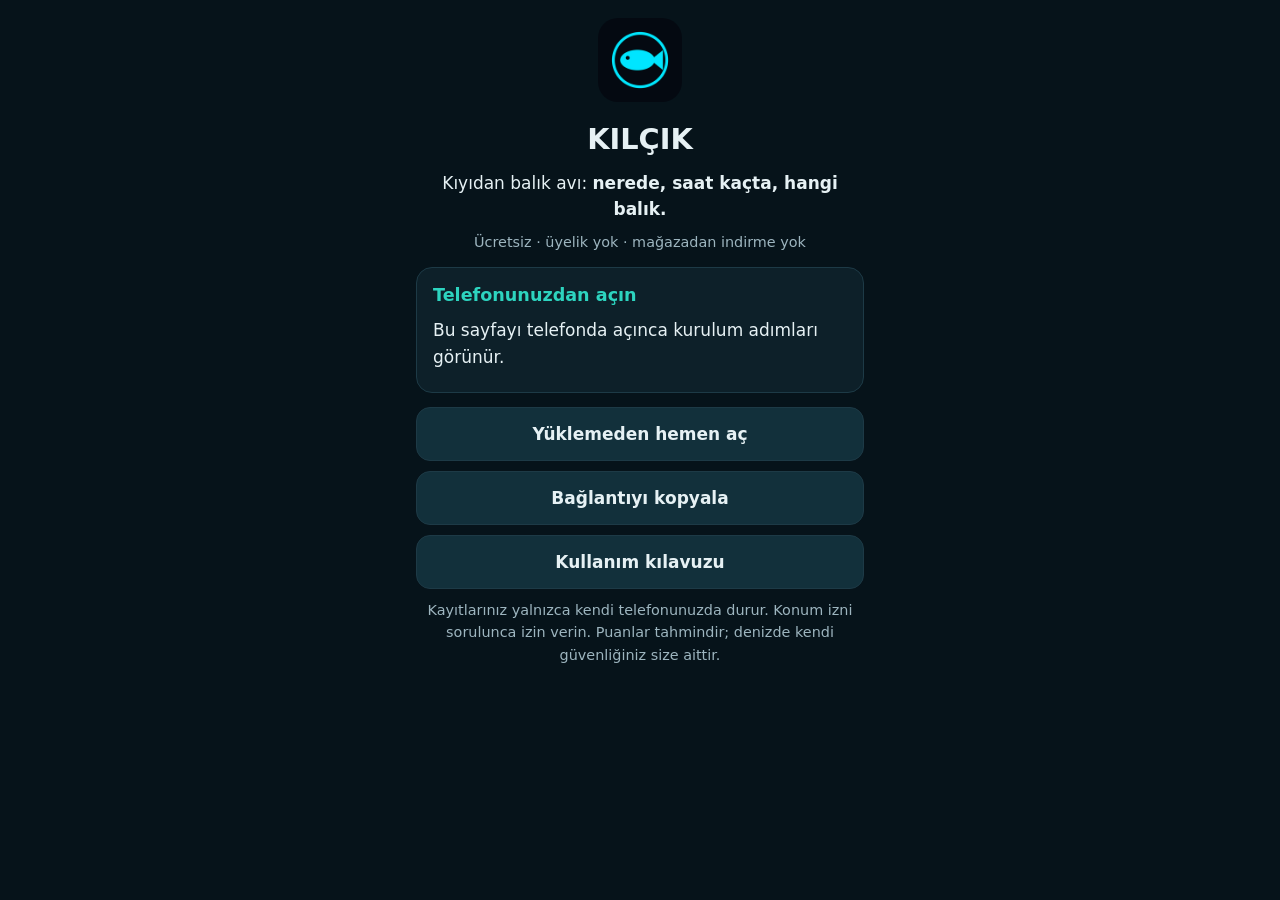
<file: kur.html>
<!DOCTYPE html>
<html lang="tr">
<head>
<meta charset="UTF-8">
<meta http-equiv="Content-Security-Policy" content="default-src 'self'; script-src 'self'; style-src 'self' 'unsafe-inline'; img-src 'self' data:; object-src 'none'; base-uri 'self'; form-action 'self'">
    <meta name="referrer" content="strict-origin-when-cross-origin">
<meta name="viewport" content="width=device-width, initial-scale=1, viewport-fit=cover">
<meta name="theme-color" content="#06131a">
<meta name="mobile-web-app-capable" content="yes">
<meta name="apple-mobile-web-app-capable" content="yes">
<meta name="apple-mobile-web-app-title" content="KILÇIK">
<meta name="apple-mobile-web-app-status-bar-style" content="black-translucent">
<title>KILÇIK — Telefona kur</title>
<meta name="description" content="Kıyıdan balık avı: nerede, saat kaçta, hangi balık. Ücretsiz.">
<meta property="og:title" content="KILÇIK — Kıyı avı planlayıcı">
<meta property="og:description" content="Nerede, saat kaçta, hangi balık. Dokun, telefonuna ekle. Ücretsiz.">
<meta property="og:image" content="https://inanhakann-cell.github.io/kilcik/icons/icon-512.png">
<meta property="og:url" content="https://inanhakann-cell.github.io/kilcik/kur.html">
<link rel="manifest" href="manifest.webmanifest">
<link rel="icon" href="icons/icon-192.png">
<link rel="apple-touch-icon" href="icons/apple-touch-icon.png">
<style>
*{box-sizing:border-box}[hidden]{display:none!important}
body{margin:0;background:#06131a;color:#e6f1f4;font:17px/1.55 system-ui,-apple-system,"Segoe UI",Roboto,sans-serif;text-align:center;overflow-wrap:break-word}
main{max-width:480px;margin:0 auto;padding:calc(18px + env(safe-area-inset-top)) 16px calc(32px + env(safe-area-inset-bottom))}
img{width:84px;height:84px;border-radius:20px}h1{margin:8px 0 0;font-size:1.8rem}p{margin:8px 0}.mute{color:#9db5bf;font-size:.9rem}
section{background:#0d2029;border:1px solid #1d3a46;border-radius:16px;padding:14px 16px;margin:14px 0;text-align:left}
h2{margin:0 0 6px;font-size:1.1rem;color:#2dd4bf}ol{margin:6px 0;padding-left:22px}li{margin:8px 0}
.btn{display:flex;align-items:center;justify-content:center;width:100%;min-height:54px;margin:10px 0;padding:10px 16px;border-radius:14px;border:1px solid #1d3a46;background:#12303b;color:#e6f1f4;font:inherit;font-weight:700;text-decoration:none;cursor:pointer}
.btn.primary{background:#14b8a6;border-color:#14b8a6;color:#042f2e;font-size:1.2rem}
.share{display:inline-block;vertical-align:-4px;width:20px;height:20px;fill:none;stroke:#2dd4bf;stroke-width:2;stroke-linecap:round;stroke-linejoin:round}
.warn{border-color:#fbbf24}
</style>
</head>
<body>
<main>
<img src="icons/icon-192.png" alt="">
<h1>KILÇIK</h1>
<p>Kıyıdan balık avı: <b>nerede, saat kaçta, hangi balık.</b></p>
<p class="mute">Ücretsiz · üyelik yok · mağazadan indirme yok</p>

<section id="inapp" class="warn" hidden><h2>Önce tarayıcıda açın</h2><p>Bu sayfa başka bir uygulamanın içinde açılmış; buradan simge eklenemez.</p><a class="btn primary" id="chrome" href="intent://inanhakann-cell.github.io/kilcik/kur.html#Intent;scheme=https;package=com.android.chrome;end">Chrome’da aç</a></section>

<section id="android" hidden><h2>Android</h2>
<button type="button" class="btn primary" id="install" hidden>Telefona yükle</button>
<p id="done" hidden><b>Yükleniyor.</b> Birkaç saniye sonra ana ekrandaki <b>KILÇIK</b> simgesine dokunun.</p>
<div id="manual"><p>Yükle düğmesi görünmüyorsa (Chrome):</p>
<ol><li>Sağ üstteki <b>⋮</b> simgesine dokunun</li><li><b>Uygulamayı yükle</b> veya <b>Ana ekrana ekle</b></li><li><b>Yükle / Ekle</b></li></ol>
<p class="mute">Samsung İnternet’te: alttaki menü → <b>Sayfayı ekle</b> → <b>Ana ekran</b>.</p></div></section>

<section id="ios" hidden><h2>iPhone: 3 dokunuş</h2>
<ol>
<li><b>Paylaş</b> simgesine dokunun <svg class="share" viewBox="0 0 24 24" aria-label="Paylaş simgesi"><path d="M12 15V3m0 0L8 7m4-4 4 4M7 10H5v11h14V10h-2"/></svg><br><span class="mute">Safari’de alttadır; bazı telefonlarda önce <b>•••</b> simgesine dokunmak gerekir.</span></li>
<li>Listeyi yukarı kaydırıp <b>Ana Ekrana Ekle</b></li>
<li>Sağ üstte <b>Ekle</b></li>
</ol>
<p class="mute">“Ana Ekrana Ekle” yoksa sayfa WhatsApp içinde açılmıştır: Safari (pusula) simgesine dokunun veya aşağıdan bağlantıyı kopyalayıp <b>Safari</b>’ye yapıştırın.</p></section>

<section id="desktop" hidden><h2>Telefonunuzdan açın</h2><p>Bu sayfayı telefonda açınca kurulum adımları görünür.</p></section>

<a class="btn" href="./">Yüklemeden hemen aç</a>
<button type="button" class="btn" id="copy">Bağlantıyı kopyala</button>
<a class="btn" href="kilavuz.html">Kullanım kılavuzu</a>
<p class="mute">Kayıtlarınız yalnızca kendi telefonunuzda durur. Konum izni sorulunca izin verin. Puanlar tahmindir; denizde kendi güvenliğiniz size aittir.</p>
</main>
<script src="js/kur.js"></script>
</body>
</html>
</file>
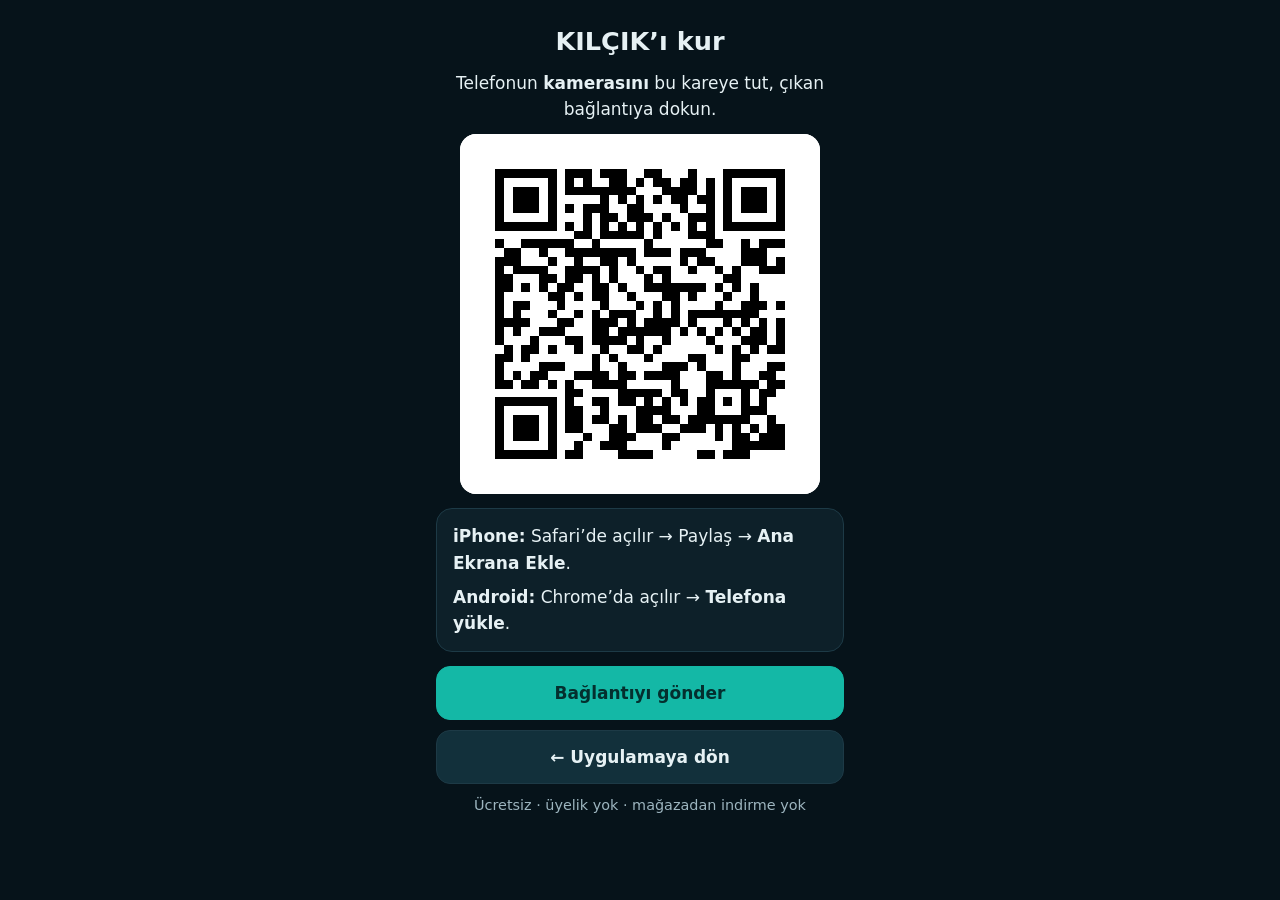
<file: qr.html>
<!DOCTYPE html>
<html lang="tr">
<head>
<meta charset="UTF-8">
<meta http-equiv="Content-Security-Policy" content="default-src 'self'; script-src 'self'; style-src 'self' 'unsafe-inline'; img-src 'self' data:; object-src 'none'; base-uri 'self'; form-action 'self'">
<meta name="referrer" content="strict-origin-when-cross-origin">
<meta name="viewport" content="width=device-width, initial-scale=1, viewport-fit=cover">
<meta name="theme-color" content="#06131a">
<title>KILÇIK — QR ile kur</title>
<link rel="icon" href="icons/icon-192.png">
<style>
*{box-sizing:border-box}[hidden]{display:none!important}
body{margin:0;background:#06131a;color:#e6f1f4;font:17px/1.55 system-ui,-apple-system,"Segoe UI",Roboto,sans-serif;text-align:center;overflow-wrap:break-word}
main{max-width:440px;margin:0 auto;padding:calc(14px + env(safe-area-inset-top)) 16px calc(32px + env(safe-area-inset-bottom))}
h1{margin:8px 0;font-size:1.6rem}p{margin:8px 0}.mute{color:#9db5bf;font-size:.9rem}
.qr{display:block;width:min(100%,360px,62vh);height:auto;margin:12px auto;border-radius:16px;background:#fff}
.btn{display:flex;align-items:center;justify-content:center;width:100%;min-height:54px;margin:10px 0;padding:10px 16px;border-radius:14px;border:1px solid #1d3a46;background:#12303b;color:#e6f1f4;font:inherit;font-weight:700;text-decoration:none;cursor:pointer}
.btn.primary{background:#14b8a6;border-color:#14b8a6;color:#042f2e}
section{background:#0d2029;border:1px solid #1d3a46;border-radius:16px;padding:6px 16px;margin:14px 0;text-align:left}
</style>
</head>
<body>
<main>
<h1>KILÇIK’ı kur</h1>
<p>Telefonun <b>kamerasını</b> bu kareye tut, çıkan bağlantıya dokun.</p>
<img class="qr" src="qr.svg" width="360" height="360" alt="KILÇIK kurulum sayfasının karekodu">
<section><p><b>iPhone:</b> Safari’de açılır → Paylaş → <b>Ana Ekrana Ekle</b>.</p><p><b>Android:</b> Chrome’da açılır → <b>Telefona yükle</b>.</p></section>
<button type="button" class="btn primary" id="send">Bağlantıyı gönder</button>
<a class="btn" href="./">← Uygulamaya dön</a>
<p class="mute">Ücretsiz · üyelik yok · mağazadan indirme yok</p>
</main>
<script src="js/qr.js"></script>
</body>
</html>
</file>
<file: vendor/leaflet/leaflet.css>
/* required styles */

.leaflet-pane,
.leaflet-tile,
.leaflet-marker-icon,
.leaflet-marker-shadow,
.leaflet-tile-container,
.leaflet-pane > svg,
.leaflet-pane > canvas,
.leaflet-zoom-box,
.leaflet-image-layer,
.leaflet-layer {
	position: absolute;
	left: 0;
	top: 0;
	}
.leaflet-container {
	overflow: hidden;
	}
.leaflet-tile,
.leaflet-marker-icon,
.leaflet-marker-shadow {
	-webkit-user-select: none;
	   -moz-user-select: none;
	        user-select: none;
	  -webkit-user-drag: none;
	}
/* Prevents IE11 from highlighting tiles in blue */
.leaflet-tile::selection {
	background: transparent;
}
/* Safari renders non-retina tile on retina better with this, but Chrome is worse */
.leaflet-safari .leaflet-tile {
	image-rendering: -webkit-optimize-contrast;
	}
/* hack that prevents hw layers "stretching" when loading new tiles */
.leaflet-safari .leaflet-tile-container {
	width: 1600px;
	height: 1600px;
	-webkit-transform-origin: 0 0;
	}
.leaflet-marker-icon,
.leaflet-marker-shadow {
	display: block;
	}
/* .leaflet-container svg: reset svg max-width decleration shipped in Joomla! (joomla.org) 3.x */
/* .leaflet-container img: map is broken in FF if you have max-width: 100% on tiles */
.leaflet-container .leaflet-overlay-pane svg {
	max-width: none !important;
	max-height: none !important;
	}
.leaflet-container .leaflet-marker-pane img,
.leaflet-container .leaflet-shadow-pane img,
.leaflet-container .leaflet-tile-pane img,
.leaflet-container img.leaflet-image-layer,
.leaflet-container .leaflet-tile {
	max-width: none !important;
	max-height: none !important;
	width: auto;
	padding: 0;
	}

.leaflet-container img.leaflet-tile {
	/* See: https://bugs.chromium.org/p/chromium/issues/detail?id=600120 */
	mix-blend-mode: plus-lighter;
}

.leaflet-container.leaflet-touch-zoom {
	-ms-touch-action: pan-x pan-y;
	touch-action: pan-x pan-y;
	}
.leaflet-container.leaflet-touch-drag {
	-ms-touch-action: pinch-zoom;
	/* Fallback for FF which doesn't support pinch-zoom */
	touch-action: none;
	touch-action: pinch-zoom;
}
.leaflet-container.leaflet-touch-drag.leaflet-touch-zoom {
	-ms-touch-action: none;
	touch-action: none;
}
.leaflet-container {
	-webkit-tap-highlight-color: transparent;
}
.leaflet-container a {
	-webkit-tap-highlight-color: rgba(51, 181, 229, 0.4);
}
.leaflet-tile {
	filter: inherit;
	visibility: hidden;
	}
.leaflet-tile-loaded {
	visibility: inherit;
	}
.leaflet-zoom-box {
	width: 0;
	height: 0;
	-moz-box-sizing: border-box;
	     box-sizing: border-box;
	z-index: 800;
	}
/* workaround for https://bugzilla.mozilla.org/show_bug.cgi?id=888319 */
.leaflet-overlay-pane svg {
	-moz-user-select: none;
	}

.leaflet-pane         { z-index: 400; }

.leaflet-tile-pane    { z-index: 200; }
.leaflet-overlay-pane { z-index: 400; }
.leaflet-shadow-pane  { z-index: 500; }
.leaflet-marker-pane  { z-index: 600; }
.leaflet-tooltip-pane   { z-index: 650; }
.leaflet-popup-pane   { z-index: 700; }

.leaflet-map-pane canvas { z-index: 100; }
.leaflet-map-pane svg    { z-index: 200; }

.leaflet-vml-shape {
	width: 1px;
	height: 1px;
	}
.lvml {
	behavior: url(#default#VML);
	display: inline-block;
	position: absolute;
	}


/* control positioning */

.leaflet-control {
	position: relative;
	z-index: 800;
	pointer-events: visiblePainted; /* IE 9-10 doesn't have auto */
	pointer-events: auto;
	}
.leaflet-top,
.leaflet-bottom {
	position: absolute;
	z-index: 1000;
	pointer-events: none;
	}
.leaflet-top {
	top: 0;
	}
.leaflet-right {
	right: 0;
	}
.leaflet-bottom {
	bottom: 0;
	}
.leaflet-left {
	left: 0;
	}
.leaflet-control {
	float: left;
	clear: both;
	}
.leaflet-right .leaflet-control {
	float: right;
	}
.leaflet-top .leaflet-control {
	margin-top: 10px;
	}
.leaflet-bottom .leaflet-control {
	margin-bottom: 10px;
	}
.leaflet-left .leaflet-control {
	margin-left: 10px;
	}
.leaflet-right .leaflet-control {
	margin-right: 10px;
	}


/* zoom and fade animations */

.leaflet-fade-anim .leaflet-popup {
	opacity: 0;
	-webkit-transition: opacity 0.2s linear;
	   -moz-transition: opacity 0.2s linear;
	        transition: opacity 0.2s linear;
	}
.leaflet-fade-anim .leaflet-map-pane .leaflet-popup {
	opacity: 1;
	}
.leaflet-zoom-animated {
	-webkit-transform-origin: 0 0;
	    -ms-transform-origin: 0 0;
	        transform-origin: 0 0;
	}
svg.leaflet-zoom-animated {
	will-change: transform;
}

.leaflet-zoom-anim .leaflet-zoom-animated {
	-webkit-transition: -webkit-transform 0.25s cubic-bezier(0,0,0.25,1);
	   -moz-transition:    -moz-transform 0.25s cubic-bezier(0,0,0.25,1);
	        transition:         transform 0.25s cubic-bezier(0,0,0.25,1);
	}
.leaflet-zoom-anim .leaflet-tile,
.leaflet-pan-anim .leaflet-tile {
	-webkit-transition: none;
	   -moz-transition: none;
	        transition: none;
	}

.leaflet-zoom-anim .leaflet-zoom-hide {
	visibility: hidden;
	}


/* cursors */

.leaflet-interactive {
	cursor: pointer;
	}
.leaflet-grab {
	cursor: -webkit-grab;
	cursor:    -moz-grab;
	cursor:         grab;
	}
.leaflet-crosshair,
.leaflet-crosshair .leaflet-interactive {
	cursor: crosshair;
	}
.leaflet-popup-pane,
.leaflet-control {
	cursor: auto;
	}
.leaflet-dragging .leaflet-grab,
.leaflet-dragging .leaflet-grab .leaflet-interactive,
.leaflet-dragging .leaflet-marker-draggable {
	cursor: move;
	cursor: -webkit-grabbing;
	cursor:    -moz-grabbing;
	cursor:         grabbing;
	}

/* marker & overlays interactivity */
.leaflet-marker-icon,
.leaflet-marker-shadow,
.leaflet-image-layer,
.leaflet-pane > svg path,
.leaflet-tile-container {
	pointer-events: none;
	}

.leaflet-marker-icon.leaflet-interactive,
.leaflet-image-layer.leaflet-interactive,
.leaflet-pane > svg path.leaflet-interactive,
svg.leaflet-image-layer.leaflet-interactive path {
	pointer-events: visiblePainted; /* IE 9-10 doesn't have auto */
	pointer-events: auto;
	}

/* visual tweaks */

.leaflet-container {
	background: #ddd;
	outline-offset: 1px;
	}
.leaflet-container a {
	color: #0078A8;
	}
.leaflet-zoom-box {
	border: 2px dotted #38f;
	background: rgba(255,255,255,0.5);
	}


/* general typography */
.leaflet-container {
	font-family: "Helvetica Neue", Arial, Helvetica, sans-serif;
	font-size: 12px;
	font-size: 0.75rem;
	line-height: 1.5;
	}


/* general toolbar styles */

.leaflet-bar {
	box-shadow: 0 1px 5px rgba(0,0,0,0.65);
	border-radius: 4px;
	}
.leaflet-bar a {
	background-color: #fff;
	border-bottom: 1px solid #ccc;
	width: 26px;
	height: 26px;
	line-height: 26px;
	display: block;
	text-align: center;
	text-decoration: none;
	color: black;
	}
.leaflet-bar a,
.leaflet-control-layers-toggle {
	background-position: 50% 50%;
	background-repeat: no-repeat;
	display: block;
	}
.leaflet-bar a:hover,
.leaflet-bar a:focus {
	background-color: #f4f4f4;
	}
.leaflet-bar a:first-child {
	border-top-left-radius: 4px;
	border-top-right-radius: 4px;
	}
.leaflet-bar a:last-child {
	border-bottom-left-radius: 4px;
	border-bottom-right-radius: 4px;
	border-bottom: none;
	}
.leaflet-bar a.leaflet-disabled {
	cursor: default;
	background-color: #f4f4f4;
	color: #bbb;
	}

.leaflet-touch .leaflet-bar a {
	width: 30px;
	height: 30px;
	line-height: 30px;
	}
.leaflet-touch .leaflet-bar a:first-child {
	border-top-left-radius: 2px;
	border-top-right-radius: 2px;
	}
.leaflet-touch .leaflet-bar a:last-child {
	border-bottom-left-radius: 2px;
	border-bottom-right-radius: 2px;
	}

/* zoom control */

.leaflet-control-zoom-in,
.leaflet-control-zoom-out {
	font: bold 18px 'Lucida Console', Monaco, monospace;
	text-indent: 1px;
	}

.leaflet-touch .leaflet-control-zoom-in, .leaflet-touch .leaflet-control-zoom-out  {
	font-size: 22px;
	}


/* layers control */

.leaflet-control-layers {
	box-shadow: 0 1px 5px rgba(0,0,0,0.4);
	background: #fff;
	border-radius: 5px;
	}
.leaflet-control-layers-toggle {
	background-image: url(images/layers.png);
	width: 36px;
	height: 36px;
	}
.leaflet-retina .leaflet-control-layers-toggle {
	background-image: url(images/layers-2x.png);
	background-size: 26px 26px;
	}
.leaflet-touch .leaflet-control-layers-toggle {
	width: 44px;
	height: 44px;
	}
.leaflet-control-layers .leaflet-control-layers-list,
.leaflet-control-layers-expanded .leaflet-control-layers-toggle {
	display: none;
	}
.leaflet-control-layers-expanded .leaflet-control-layers-list {
	display: block;
	position: relative;
	}
.leaflet-control-layers-expanded {
	padding: 6px 10px 6px 6px;
	color: #333;
	background: #fff;
	}
.leaflet-control-layers-scrollbar {
	overflow-y: scroll;
	overflow-x: hidden;
	padding-right: 5px;
	}
.leaflet-control-layers-selector {
	margin-top: 2px;
	position: relative;
	top: 1px;
	}
.leaflet-control-layers label {
	display: block;
	font-size: 13px;
	font-size: 1.08333em;
	}
.leaflet-control-layers-separator {
	height: 0;
	border-top: 1px solid #ddd;
	margin: 5px -10px 5px -6px;
	}

/* Default icon URLs */
.leaflet-default-icon-path { /* used only in path-guessing heuristic, see L.Icon.Default */
	background-image: url(images/marker-icon.png);
	}


/* attribution and scale controls */

.leaflet-container .leaflet-control-attribution {
	background: #fff;
	background: rgba(255, 255, 255, 0.8);
	margin: 0;
	}
.leaflet-control-attribution,
.leaflet-control-scale-line {
	padding: 0 5px;
	color: #333;
	line-height: 1.4;
	}
.leaflet-control-attribution a {
	text-decoration: none;
	}
.leaflet-control-attribution a:hover,
.leaflet-control-attribution a:focus {
	text-decoration: underline;
	}
.leaflet-attribution-flag {
	display: inline !important;
	vertical-align: baseline !important;
	width: 1em;
	height: 0.6669em;
	}
.leaflet-left .leaflet-control-scale {
	margin-left: 5px;
	}
.leaflet-bottom .leaflet-control-scale {
	margin-bottom: 5px;
	}
.leaflet-control-scale-line {
	border: 2px solid #777;
	border-top: none;
	line-height: 1.1;
	padding: 2px 5px 1px;
	white-space: nowrap;
	-moz-box-sizing: border-box;
	     box-sizing: border-box;
	background: rgba(255, 255, 255, 0.8);
	text-shadow: 1px 1px #fff;
	}
.leaflet-control-scale-line:not(:first-child) {
	border-top: 2px solid #777;
	border-bottom: none;
	margin-top: -2px;
	}
.leaflet-control-scale-line:not(:first-child):not(:last-child) {
	border-bottom: 2px solid #777;
	}

.leaflet-touch .leaflet-control-attribution,
.leaflet-touch .leaflet-control-layers,
.leaflet-touch .leaflet-bar {
	box-shadow: none;
	}
.leaflet-touch .leaflet-control-layers,
.leaflet-touch .leaflet-bar {
	border: 2px solid rgba(0,0,0,0.2);
	background-clip: padding-box;
	}


/* popup */

.leaflet-popup {
	position: absolute;
	text-align: center;
	margin-bottom: 20px;
	}
.leaflet-popup-content-wrapper {
	padding: 1px;
	text-align: left;
	border-radius: 12px;
	}
.leaflet-popup-content {
	margin: 13px 24px 13px 20px;
	line-height: 1.3;
	font-size: 13px;
	font-size: 1.08333em;
	min-height: 1px;
	}
.leaflet-popup-content p {
	margin: 17px 0;
	margin: 1.3em 0;
	}
.leaflet-popup-tip-container {
	width: 40px;
	height: 20px;
	position: absolute;
	left: 50%;
	margin-top: -1px;
	margin-left: -20px;
	overflow: hidden;
	pointer-events: none;
	}
.leaflet-popup-tip {
	width: 17px;
	height: 17px;
	padding: 1px;

	margin: -10px auto 0;
	pointer-events: auto;

	-webkit-transform: rotate(45deg);
	   -moz-transform: rotate(45deg);
	    -ms-transform: rotate(45deg);
	        transform: rotate(45deg);
	}
.leaflet-popup-content-wrapper,
.leaflet-popup-tip {
	background: white;
	color: #333;
	box-shadow: 0 3px 14px rgba(0,0,0,0.4);
	}
.leaflet-container a.leaflet-popup-close-button {
	position: absolute;
	top: 0;
	right: 0;
	border: none;
	text-align: center;
	width: 24px;
	height: 24px;
	font: 16px/24px Tahoma, Verdana, sans-serif;
	color: #757575;
	text-decoration: none;
	background: transparent;
	}
.leaflet-container a.leaflet-popup-close-button:hover,
.leaflet-container a.leaflet-popup-close-button:focus {
	color: #585858;
	}
.leaflet-popup-scrolled {
	overflow: auto;
	}

.leaflet-oldie .leaflet-popup-content-wrapper {
	-ms-zoom: 1;
	}
.leaflet-oldie .leaflet-popup-tip {
	width: 24px;
	margin: 0 auto;

	-ms-filter: "progid:DXImageTransform.Microsoft.Matrix(M11=0.70710678, M12=0.70710678, M21=-0.70710678, M22=0.70710678)";
	filter: progid:DXImageTransform.Microsoft.Matrix(M11=0.70710678, M12=0.70710678, M21=-0.70710678, M22=0.70710678);
	}

.leaflet-oldie .leaflet-control-zoom,
.leaflet-oldie .leaflet-control-layers,
.leaflet-oldie .leaflet-popup-content-wrapper,
.leaflet-oldie .leaflet-popup-tip {
	border: 1px solid #999;
	}


/* div icon */

.leaflet-div-icon {
	background: #fff;
	border: 1px solid #666;
	}


/* Tooltip */
/* Base styles for the element that has a tooltip */
.leaflet-tooltip {
	position: absolute;
	padding: 6px;
	background-color: #fff;
	border: 1px solid #fff;
	border-radius: 3px;
	color: #222;
	white-space: nowrap;
	-webkit-user-select: none;
	-moz-user-select: none;
	-ms-user-select: none;
	user-select: none;
	pointer-events: none;
	box-shadow: 0 1px 3px rgba(0,0,0,0.4);
	}
.leaflet-tooltip.leaflet-interactive {
	cursor: pointer;
	pointer-events: auto;
	}
.leaflet-tooltip-top:before,
.leaflet-tooltip-bottom:before,
.leaflet-tooltip-left:before,
.leaflet-tooltip-right:before {
	position: absolute;
	pointer-events: none;
	border: 6px solid transparent;
	background: transparent;
	content: "";
	}

/* Directions */

.leaflet-tooltip-bottom {
	margin-top: 6px;
}
.leaflet-tooltip-top {
	margin-top: -6px;
}
.leaflet-tooltip-bottom:before,
.leaflet-tooltip-top:before {
	left: 50%;
	margin-left: -6px;
	}
.leaflet-tooltip-top:before {
	bottom: 0;
	margin-bottom: -12px;
	border-top-color: #fff;
	}
.leaflet-tooltip-bottom:before {
	top: 0;
	margin-top: -12px;
	margin-left: -6px;
	border-bottom-color: #fff;
	}
.leaflet-tooltip-left {
	margin-left: -6px;
}
.leaflet-tooltip-right {
	margin-left: 6px;
}
.leaflet-tooltip-left:before,
.leaflet-tooltip-right:before {
	top: 50%;
	margin-top: -6px;
	}
.leaflet-tooltip-left:before {
	right: 0;
	margin-right: -12px;
	border-left-color: #fff;
	}
.leaflet-tooltip-right:before {
	left: 0;
	margin-left: -12px;
	border-right-color: #fff;
	}

/* Printing */

@media print {
	/* Prevent printers from removing background-images of controls. */
	.leaflet-control {
		-webkit-print-color-adjust: exact;
		print-color-adjust: exact;
		}
	}
</file>
<file: app.css>
:root{--field:#06171e;--btn:#12303b;--navbg:#081920;--hero:#0f3b44;--bg:#06131a;--card:#0d2029;--line:#1d3a46;--text:#e6f1f4;--mute:#8fa9b3;--accent:#14b8a6;--ok:#34d399;--warn:#fbbf24;--bad:#f87171;color-scheme:dark}
*{box-sizing:border-box}
[hidden]{display:none!important}
html{-webkit-text-size-adjust:100%;text-size-adjust:100%}
body{margin:0;background:var(--bg);color:var(--text);font:15px/1.5 system-ui,-apple-system,"Segoe UI",Roboto,sans-serif;padding-bottom:calc(72px + env(safe-area-inset-bottom));overflow-wrap:break-word}
button,a,summary,label{touch-action:manipulation;-webkit-tap-highlight-color:transparent}
a{color:var(--accent)}
h1{font-size:1.35rem;margin:0 0 4px}h2{font-size:1rem;margin:0 0 8px}h3{font-size:.85rem;margin:8px 0 4px;color:var(--mute)}p{margin:6px 0}
header{display:flex;align-items:center;gap:10px;padding:calc(10px + env(safe-area-inset-top)) 16px 10px;border-bottom:1px solid var(--line)}
header img{border-radius:8px}header span{color:var(--mute);font-size:.85rem;flex:1;min-width:0;white-space:nowrap;overflow:hidden}
header .btn{padding:6px 9px;font-size:.82rem}
#bar{position:sticky;top:8px;z-index:1100;display:flex;justify-content:space-between;pointer-events:none}#bar>*{pointer-events:auto;margin-bottom:10px;box-shadow:0 4px 14px #0008}#menu{margin-left:auto}
.scroll{overflow-x:auto}
table{border-collapse:collapse;font-size:.8rem;white-space:nowrap}
.meteo td,.meteo th{padding:4px 6px;text-align:center;border-bottom:1px solid var(--line);min-width:34px}
.meteo th{position:sticky;left:0;background:var(--card);text-align:left;color:var(--mute)}
.arrow{display:inline-block;font-size:1.1rem}
.moon td,.moon th{padding:5px 10px 5px 0;text-align:left;border-bottom:1px solid var(--line)}
#windy{width:100%;height:460px;border:0;border-radius:12px;margin-top:8px}
.metric>p{margin:2px 0 0}.metric>b{display:block}
main{max-width:1100px;margin:0 auto;padding:12px}
nav{position:fixed;left:0;right:0;bottom:0;z-index:1200;display:grid;grid-template-columns:repeat(4,1fr);background:var(--navbg);border-top:1px solid var(--line);padding-bottom:env(safe-area-inset-bottom)}
nav button{background:none;border:0;color:var(--mute);font:inherit;font-size:.72rem;padding:8px 0;cursor:pointer;display:flex;flex-direction:column;align-items:center}
nav svg{width:22px;height:22px;fill:none;stroke:currentColor;stroke-width:1.7;stroke-linecap:round;stroke-linejoin:round;margin-bottom:2px}
nav button[aria-current=page]{color:var(--accent);font-weight:700}
.card{background:var(--card);border:1px solid var(--line);border-radius:16px;padding:14px;margin-bottom:12px}
.hero{background:linear-gradient(135deg,var(--hero),var(--card))}
.row{display:flex;gap:8px;align-items:center;margin-top:6px}.row.wrap{flex-wrap:wrap}.row.between{justify-content:space-between}.row.between h2{margin:0}
.grid2{display:grid;grid-template-columns:repeat(auto-fit,minmax(150px,1fr));gap:8px}
.btn{display:inline-flex;align-items:center;justify-content:center;min-height:44px;padding:6px 14px;border-radius:12px;border:1px solid var(--line);background:var(--btn);color:var(--text);font:inherit;font-weight:600;cursor:pointer;text-decoration:none}
.btn:disabled{opacity:.45;cursor:default}.btn.primary{background:var(--accent);border-color:var(--accent);color:#042f2e}.btn.danger{color:var(--bad)}
.btn.big{width:100%;min-height:50px;font-size:1.05rem;margin-bottom:12px}
header .btn+.btn{margin-left:0}
label{display:block;font-size:.8rem;color:var(--mute);margin-top:8px}
input,select{display:block;width:100%;min-width:0;min-height:46px;font-size:16px;margin-top:3px;padding:6px 10px;border-radius:10px;border:1px solid var(--line);background:var(--field);color:var(--text);font-family:inherit}
.check{display:flex;gap:8px;align-items:center}.check input{width:24px;height:24px;min-height:0;flex:none;accent-color:var(--accent)}label.check{min-height:44px;font-size:.9rem}
.row.between select{width:auto}
.search input{margin:0}
.chips{display:flex;flex-wrap:wrap;gap:6px}
.chip{display:inline-flex;align-items:center;gap:4px;min-height:44px;padding:7px 14px;border-radius:99px;border:1px solid var(--line);background:var(--field);color:var(--text);font:inherit;font-size:.87rem;cursor:pointer;text-decoration:none}
.chip.on{background:var(--accent);border-color:var(--accent);color:#042f2e;font-weight:700}.chip small{opacity:.65}
.mute{color:var(--mute);font-size:.8rem}.mono{font-family:ui-monospace,Consolas,monospace;font-size:.85rem;color:var(--mute)}
.pill{background:var(--field);border:1px solid var(--line);border-radius:99px;padding:2px 10px;font-weight:700;white-space:nowrap}
.ok{color:var(--ok)}.warn{color:var(--warn)}.bad{color:var(--bad)}
.banner{border:1px solid currentColor;border-radius:12px;padding:8px 12px;margin:8px 0}
.banner.mute{font-size:.9rem}
.steps{list-style:none;padding:0}.steps li{padding:6px 0;color:var(--mute)}.steps li::before{content:"○ "}.steps li.done{color:var(--text)}.steps li.done::before{content:"✓ ";color:var(--ok)}.steps li.fail::before{content:"✕ ";color:var(--bad)}
.score{display:flex;gap:16px;align-items:center}
.ring{--p:0;flex:none;width:96px;height:96px;border-radius:50%;display:grid;place-items:center;background:radial-gradient(var(--card) 60%,transparent 61%),conic-gradient(var(--accent) calc(var(--p)*1%),var(--line) 0)}
.ring b{font-size:1.8rem}
.window,.species{display:grid;grid-template-columns:1fr auto;gap:2px 8px;width:100%;text-align:left;padding:10px 0;border:0;border-bottom:1px solid var(--line);background:none;color:inherit;font:inherit}
.window{cursor:pointer}.window small,.species small{grid-column:1/-1;color:var(--mute)}
.chart{position:relative;height:230px}
.species.closed{opacity:.6}.species b .mono{margin-left:6px}
.metrics{display:grid;grid-template-columns:repeat(auto-fill,minmax(140px,1fr));gap:8px}
.metric{background:var(--field);border:1px solid var(--line);border-radius:12px;padding:8px 10px}
.metric summary{cursor:pointer;list-style:none}.metric small{display:block;color:var(--mute);font-size:.72rem}.metric p{font-size:.78rem;color:var(--mute)}
.factor{display:grid;grid-template-columns:1fr 90px;gap:8px;align-items:center;font-size:.85rem;padding:3px 0}.factor meter{width:100%}
.item{display:flex;justify-content:space-between;gap:8px;align-items:center;padding:8px 0;border-bottom:1px solid var(--line)}.item small{display:block;color:var(--mute)}
.stats{display:grid;grid-template-columns:repeat(auto-fit,minmax(220px,1fr));gap:0 20px}
.photo{width:100%;max-height:320px;object-fit:cover;border-radius:12px;margin-bottom:8px}
#map{height:56vh;min-height:340px;border-radius:16px;overflow:hidden}
.popup .btn{width:100%;margin-top:6px;min-height:34px}
.leaflet-popup-content .popup a.btn{color:var(--text)}
.popup .btn.primary{color:#042f2e}.popup .mono{color:#475569}.popup .btn{background-color:var(--btn);color:var(--text)}.popup .btn.primary{background:var(--accent)}
.windmark{display:flex;flex-direction:column;align-items:center;color:#fff;text-shadow:0 0 4px #000,0 0 2px #000;pointer-events:none}
.windmark i{font-style:normal;font-size:24px;line-height:1;display:block}.windmark span{font-size:11px;font-weight:700}
#toasts{position:fixed;top:12px;right:12px;z-index:2000;display:flex;flex-direction:column;gap:6px;max-width:min(90vw,360px)}
.toast{background:var(--btn);border:1px solid currentColor;border-radius:12px;padding:10px 14px;box-shadow:0 8px 24px #0008}
.week{display:grid;grid-template-columns:repeat(7,1fr);gap:4px}.week button{background:var(--field);border:1px solid var(--line);border-radius:10px;color:inherit;font:inherit;padding:6px 0;cursor:pointer}.week button.on{border-color:var(--accent);background:var(--btn)}.week small{display:block;color:var(--mute);font-size:.68rem}
.months{display:grid;grid-template-columns:repeat(12,1fr);gap:2px;text-align:center;font-size:.7rem}.months span{padding:3px 0;border-radius:4px;background:var(--field);color:var(--mute)}.months .on{background:#0f766e;color:#fff}.months .now{outline:2px solid var(--warn)}
.answer{white-space:pre-wrap}summary{cursor:pointer}
details:not(.metric)>summary{min-height:44px;align-content:center}
.row .row{margin:0;flex-wrap:wrap}
.top{margin:0 0 10px;align-items:center}.top p{margin:0}
.verdict{font-weight:800;font-size:1.05rem;margin:0}.best{font-size:1.05rem}
.hours{display:flex;gap:2px;height:78px;margin:10px 0;align-items:stretch}.hours>div{flex:1;display:flex;flex-direction:column;justify-content:flex-end;align-items:center;min-width:0}.hours i{display:block;width:100%;max-width:26px;border-radius:4px 4px 0 0;background:var(--mute)}.hours i.go{background:var(--accent)}.hours i.caution{background:var(--warn)}.hours i.nogo{background:var(--bad)}.hours small{font-size:.69rem;line-height:1.3;height:1.3em;color:var(--mute);margin-top:2px;white-space:nowrap}
details.card>summary{font-weight:600}.place>summary{display:flex;justify-content:space-between;align-items:center;gap:10px;list-style:none}.place small{display:block;color:var(--mute);font-weight:400;font-size:.78rem}
details details,.hero details{margin-top:10px}
.spotmark b{display:grid;place-items:center;width:28px;height:28px;border-radius:50%;background:#14b8a6;color:#042f2e;border:2px solid #fff;box-shadow:0 2px 8px #000a;font-size:.85rem}
#scan-panel{margin-top:10px}
.top .row{flex-wrap:nowrap}
.session.on{border-color:var(--ok)}.session .btn.big{margin:8px 0 0}
.photos{display:grid;grid-template-columns:repeat(auto-fill,minmax(130px,1fr));gap:8px}.photos figure{margin:0;font-size:.75rem}.photos img{width:100%;height:110px;object-fit:cover;border-radius:10px}.photos small{color:var(--mute);font-size:.74rem}
.moon td{white-space:normal}
.spotrow>summary{display:flex;justify-content:space-between;align-items:center;gap:10px;list-style:none}.spotrow small{display:block;color:var(--mute);font-weight:400;font-size:.76rem}.spotrow>.card{border:0;padding:10px 0 0;margin:0;background:none}
:focus-visible{outline:2px solid var(--accent);outline-offset:2px}
.btn.icon{min-width:48px;font-size:1.25rem;padding:0}
.btn:active:not(:disabled),.chip:active,nav button:active,.menu button:active,.window:active{filter:brightness(1.35);transform:scale(.98)}
.leaflet-touch .leaflet-bar a{width:44px;height:44px;line-height:44px}
.menu{display:grid;gap:10px}.menu .card{display:block;width:100%;margin:0;text-align:left;color:inherit;font:inherit;cursor:pointer;min-height:64px}.menu small{display:block;color:var(--mute)}.menu a.card{text-decoration:none}.menu+.card{margin-top:12px}
#guide{position:fixed;inset:0;z-index:1900;background:var(--bg);overflow:auto;display:flex;flex-direction:column;align-items:center;text-align:center;padding:calc(20px + env(safe-area-inset-top)) 20px calc(20px + env(safe-area-inset-bottom))}
#guide .needle{font-size:6.5rem;line-height:1.1;color:var(--accent);font-weight:800;transition:transform .4s}
#guide .far{font-size:2.8rem;font-weight:800;margin:0}#guide .way{font-size:1.2rem}#guide .row{justify-content:center}
.seg{display:flex;gap:6px;margin:0 0 10px;flex-wrap:wrap}
.area-btn{background:none;border:0;color:inherit;font:inherit;font-size:1.15rem;font-weight:800;min-height:44px;padding:0;text-align:left;min-width:0;cursor:pointer}
.when{font-size:2.3rem;font-weight:800;line-height:1.15;margin:8px 0 4px;white-space:nowrap}
.fish{font-size:1.1rem;font-weight:700}.weather{border-top:1px solid var(--line);padding-top:8px}
.two{display:grid;grid-template-columns:1fr 1fr;gap:8px}.two .btn.big{margin:0}
.fold>summary{font-weight:600}.sub{margin-top:8px}.sub>summary{color:var(--accent);font-weight:600}
.wind{font-size:2.2rem;font-weight:800;margin:0}.wind small{font-size:.95rem;font-weight:500;color:var(--mute)}
.quad{display:grid;grid-template-columns:repeat(4,1fr);gap:6px;text-align:center}.quad small{display:block;color:var(--mute);font-size:.72rem}
.mini{width:100%;text-align:center}.mini td,.mini th{padding:7px 4px;border-bottom:1px solid var(--line)}.mini th{color:var(--mute);font-weight:500}
.huge{width:100%;min-height:72px;font-size:1.3rem;margin-bottom:10px}
:root[data-theme=light]{--bg:#eef4f6;--card:#fff;--line:#c4d6dc;--text:#0b1f27;--mute:#4b6671;--accent:#0f766e;--ok:#047857;--warn:#92500e;--bad:#b91c1c;--field:#f4f9fa;--btn:#e0eef1;--navbg:#fff;--hero:#d5efec;color-scheme:light}
:root[data-theme=light] .btn.primary,:root[data-theme=light] .chip.on,:root[data-theme=light] .popup .btn.primary{color:#fff}
:root[data-theme=light] .leaflet-popup-content .popup a.btn{color:var(--text)}
:root[data-text=big]{font-size:19px}:root[data-text=big] body{font-size:18px}
.card.window{padding:12px 14px;margin-bottom:8px;border:1px solid var(--line);background:var(--card)}
#map-top .btn{margin-top:4px}.scan{margin:10px 0 0}
.spotmark.mid b{background:var(--warn)}.spotmark.low b{background:#94a3b8}
.mini td,.mini th{white-space:nowrap}
#news li{margin:8px 0}
#welcome,#news,#ask{position:fixed;inset:0;z-index:1950;background:var(--bg);overflow:auto;padding:calc(18px + env(safe-area-inset-top)) 14px calc(24px + env(safe-area-inset-bottom))}
#welcome .sheet,#news .sheet,#ask .sheet{max-width:520px;margin:0 auto}
.floors{margin-top:6px}
.best{margin:4px 0}.best .mute{display:block}.wind small{display:block}
.popup{display:grid;grid-template-columns:1fr 1fr;gap:6px;min-width:220px}.popup>b,.popup>br,.popup>.mono{grid-column:1/-1}.popup>br{display:none}.popup .btn{margin:0;min-height:38px;padding:4px 6px;font-size:.8rem;line-height:1.2;text-align:center}
/* Telefon: ust cubuk yok, tum gezinme basparmagin altinda */
@media (max-width:899px),(max-height:500px){
header{display:none}nav .wide{display:none}
main{padding:calc(10px + env(safe-area-inset-top)) max(12px,env(safe-area-inset-right)) 12px max(12px,env(safe-area-inset-left))}
#bar{top:calc(8px + env(safe-area-inset-top));transition:transform .2s,opacity .2s}
body.reading #bar{transform:translateY(-200%);opacity:0}body.reading #bar>*{pointer-events:none}
.session.on{scroll-margin-top:10px}
nav button{min-height:58px;justify-content:center}
body.typing nav{display:none}
#map{height:48vh;height:48svh;min-height:280px}
#toasts{top:auto;bottom:calc(76px + env(safe-area-inset-bottom));left:12px;right:12px;max-width:none}
.row.search{flex-wrap:wrap}.row.search input{flex:1 1 150px}
}
@media (max-height:500px){
body{padding-bottom:calc(52px + env(safe-area-inset-bottom))}
nav button{flex-direction:row;gap:6px;min-height:48px;padding:0}nav svg{margin:0}
#map{height:calc(100svh - 70px);min-height:220px}
#guide .needle{font-size:3.5rem}#guide .far{font-size:2rem}
}
@media (min-width:900px) and (min-height:501px){
nav .phone,#menu,.only-phone{display:none}
body{padding:0 0 0 190px}
nav{top:0;right:auto;width:190px;display:flex;flex-direction:column;justify-content:flex-start;gap:4px;padding:70px 10px;border-top:0;border-right:1px solid var(--line)}
nav button{flex-direction:row;gap:10px;font-size:.95rem;padding:11px 14px;border-radius:12px}nav button[aria-current=page]{background:var(--btn)}
.cols{display:grid;grid-template-columns:1fr 1fr;gap:12px;align-items:start}
#map{height:62vh}
}

[data-form="feedback"] textarea { display: block; width: 100%; margin: 6px 0 10px; box-sizing: border-box; font: inherit; font-size: 16px; padding: 10px; border-radius: 10px; }
/* Ruzgar yazilari: zemin rengi Windy tablosundan satir ici gelir */
.wchip{display:inline-block;border-radius:6px;padding:0 6px;white-space:nowrap;text-shadow:0 0 3px rgba(0,0,0,.35)}
/* Guvenlik kutulari */
.donus .btn.big,#nobet .btn.big{margin-top:12px}
.nobetim{border-color:var(--ok)}.nobetim.gec{border:3px solid #f87171}.nobetim .btn.big,#yakin .btn.big{margin-top:10px}.kod{font:700 1.9rem ui-monospace,monospace;letter-spacing:.06em;user-select:all}
/* Av arsivi */
.grid3{display:grid;grid-template-columns:repeat(3,minmax(0,1fr));gap:8px;margin-top:8px}.grid3 select{padding:6px 4px}
#arsiv-map{height:44vh;min-height:250px;border-radius:16px;overflow:hidden;margin-bottom:10px;isolation:isolate}.memory{border-color:var(--accent)}.memory .btn{margin-top:4px}
</file>
